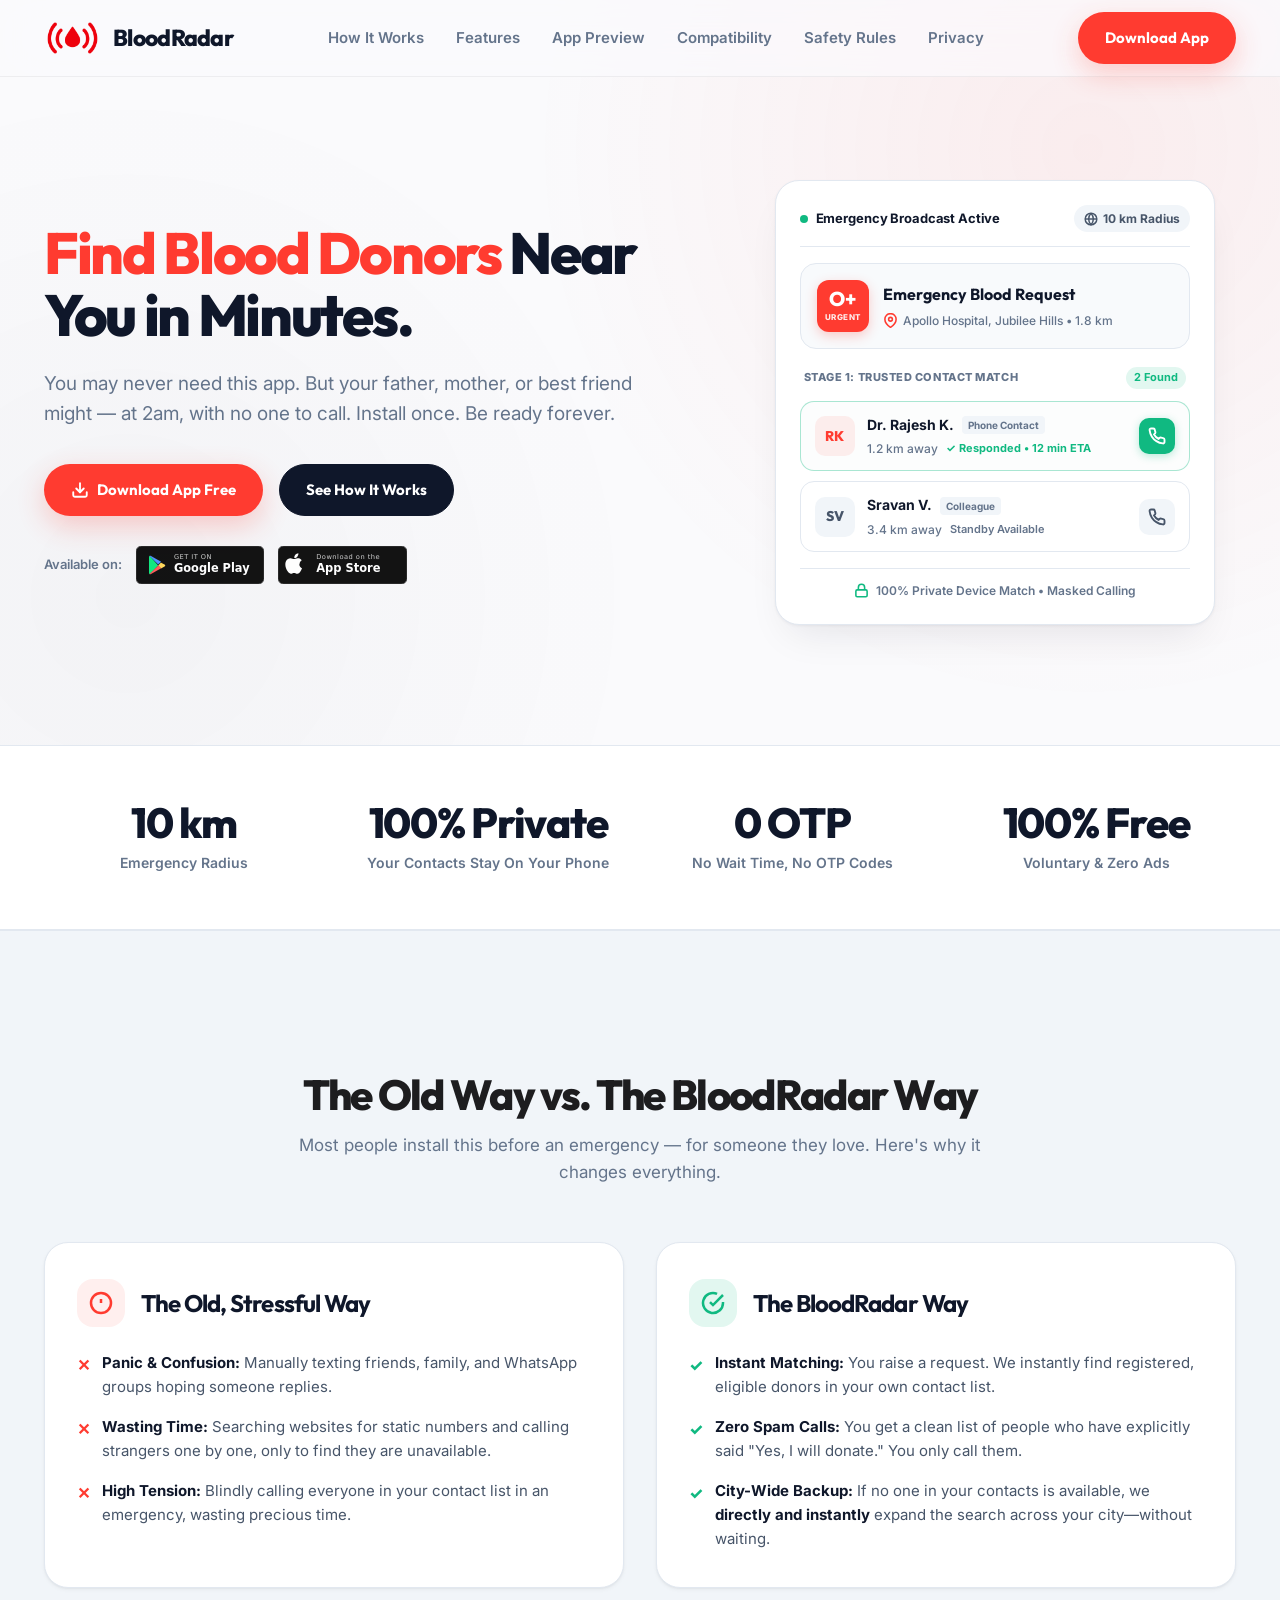
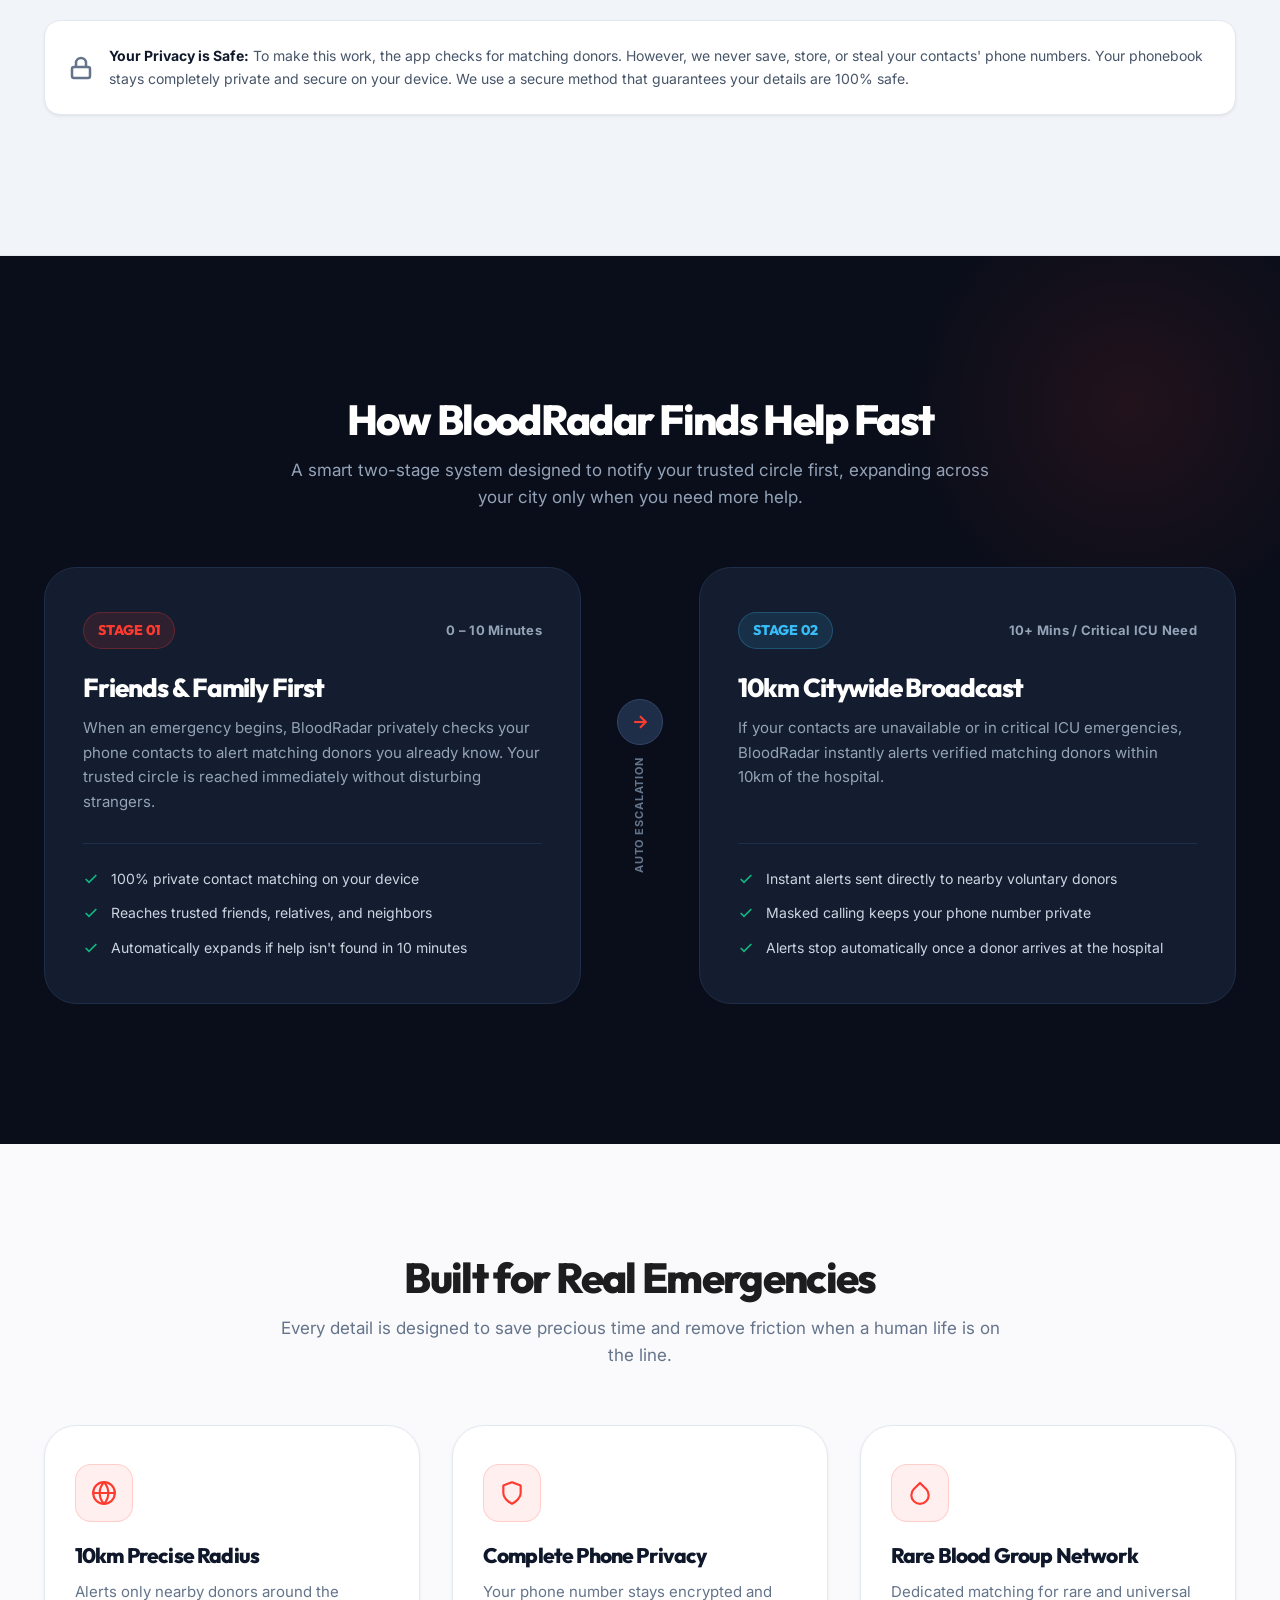
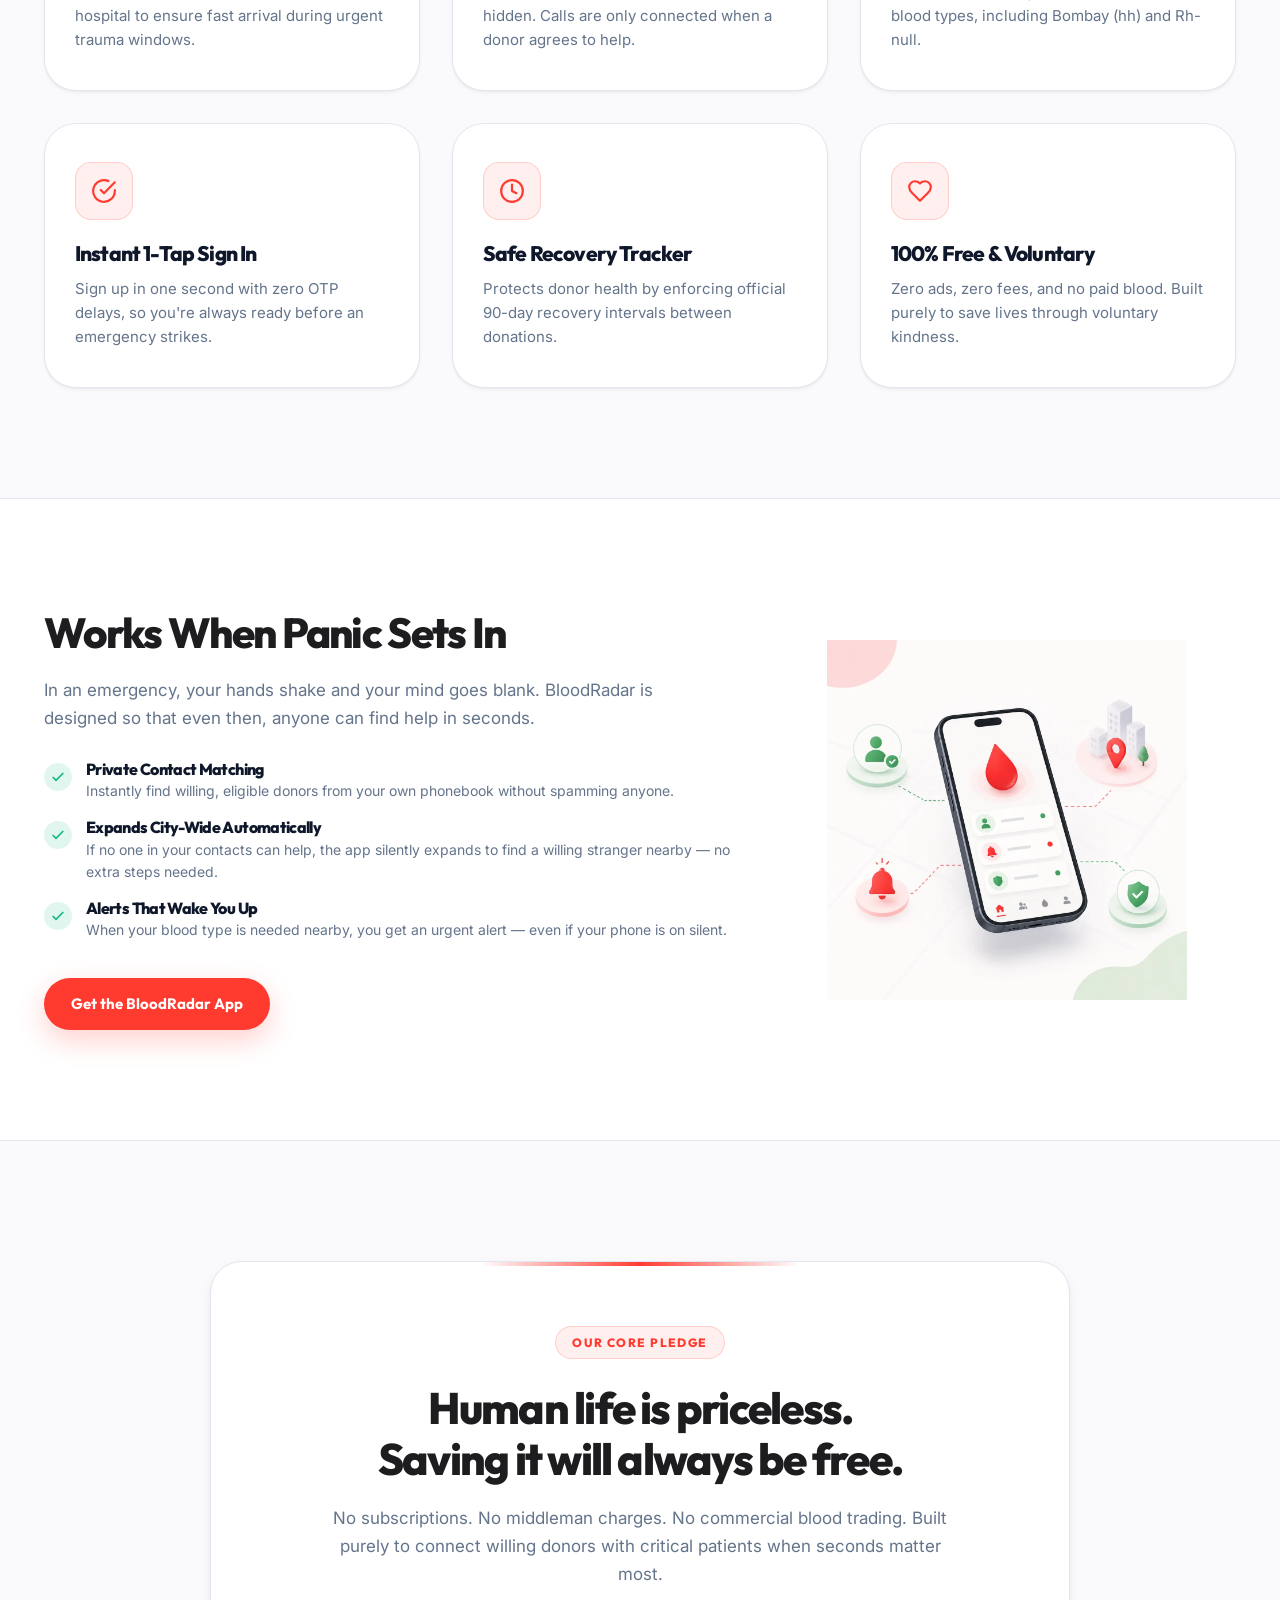
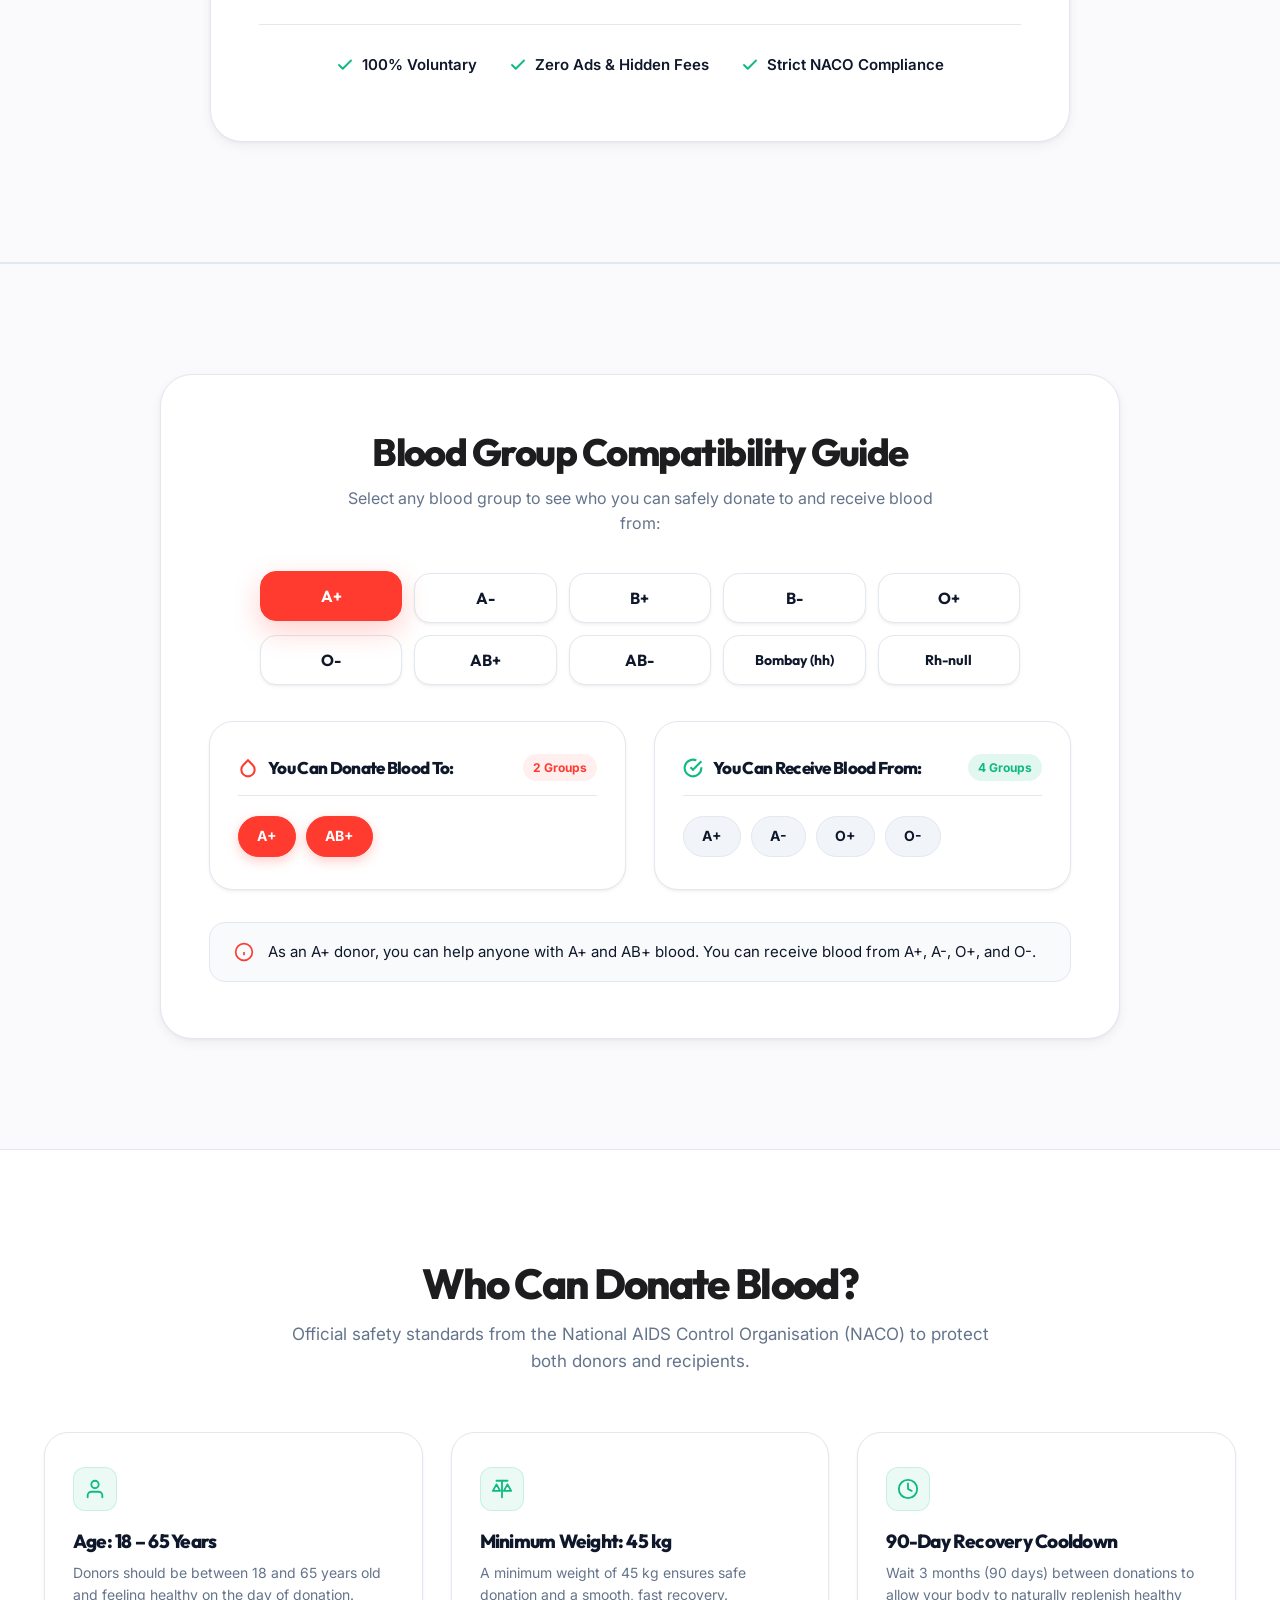
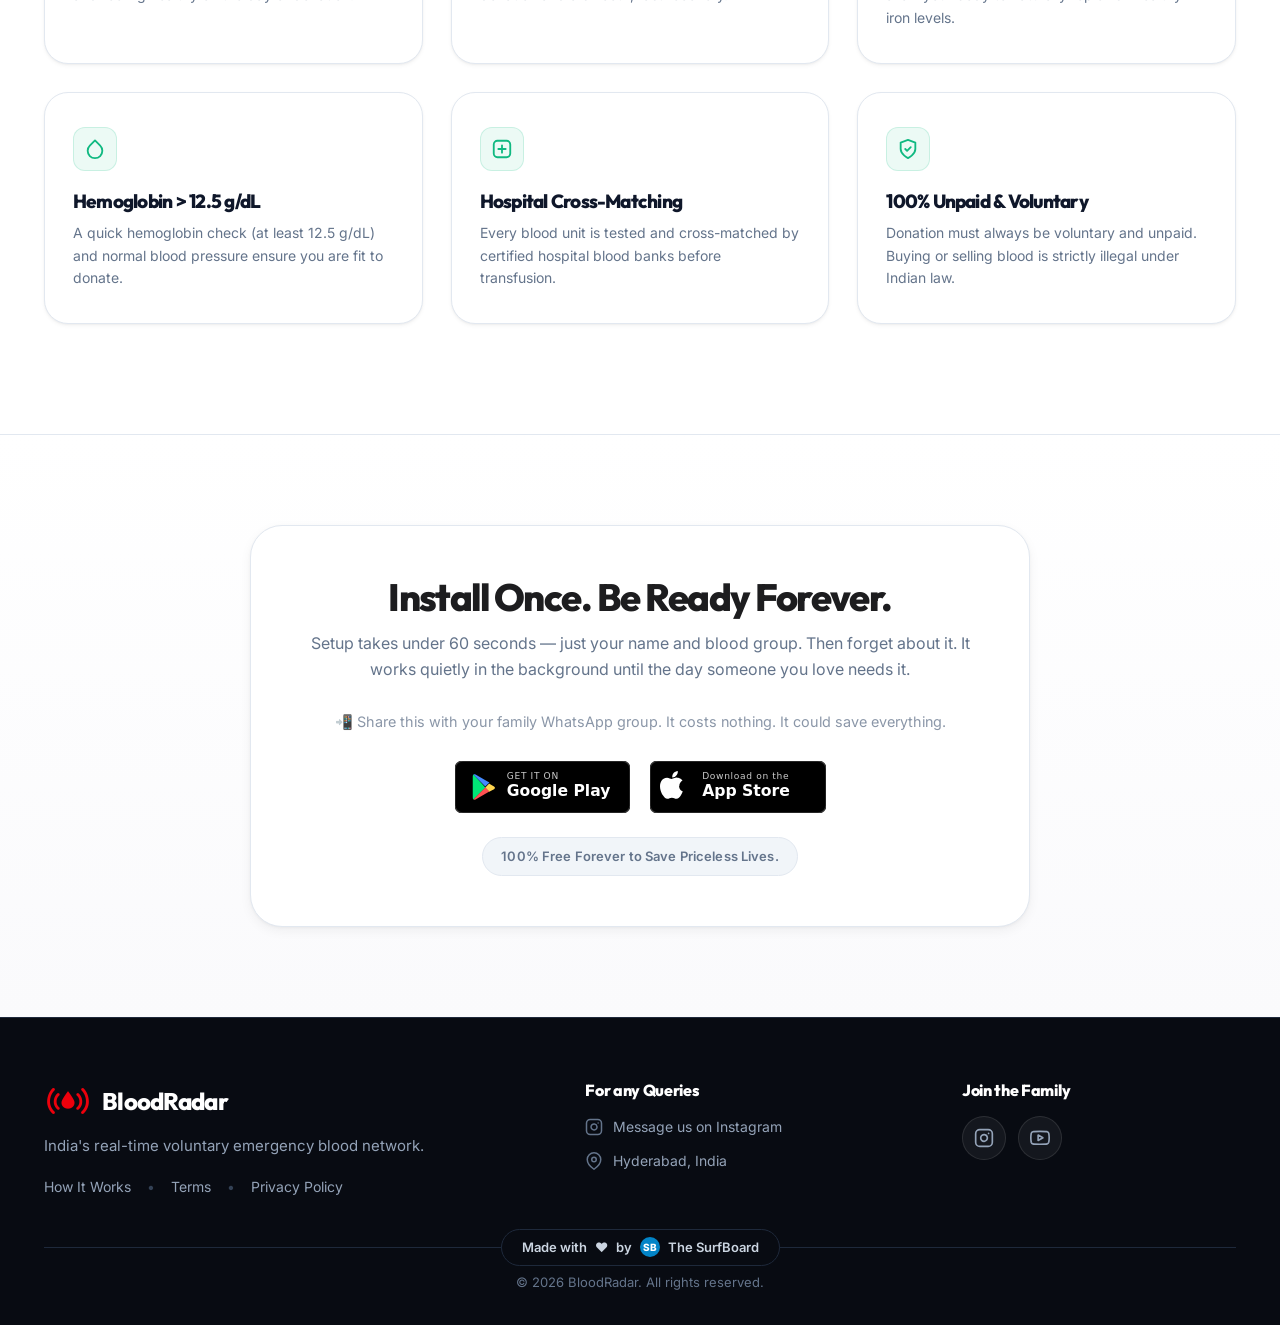
<file: index.html>
<!DOCTYPE html>
<html lang="en">
<head>
  <meta charset="UTF-8">
  <meta name="viewport" content="width=device-width, initial-scale=1.0">
  <title>BloodRadar — India's Real-time Voluntary Emergency Blood Network</title>
  <meta name="description" content="BloodRadar connects critical patients directly with verified voluntary blood donors within a 10km radius in real-time. Zero middleman, 100% voluntary, NACO compliant.">
  
  <!-- Open Graph & Meta Tags -->
  <meta property="og:title" content="BloodRadar — India's Real-time Emergency Blood Network">
  <meta property="og:description" content="Find compatible voluntary blood donors near you in minutes. 100% free, 100% voluntary, NACO compliant.">
  <meta property="og:image" content="assets/images/logo.webp">
  <meta property="og:type" content="website">
  <meta name="theme-color" content="#FF3B30">

  <!-- Google Fonts: Outfit (800) + Inter (400, 500, 600, 700) -->
  <link rel="preconnect" href="https://fonts.googleapis.com">
  <link rel="preconnect" href="https://fonts.gstatic.com" crossorigin>
  <link href="https://fonts.googleapis.com/css2?family=Inter:wght@400;500;600;700&family=Outfit:wght@700;800&display=swap" rel="stylesheet">
  
  <!-- Stylesheet & Icons -->
  <link rel="stylesheet" href="css/styles.css?v=1.8">
  <link rel="icon" type="image/png" sizes="32x32" href="assets/images/favicon-32x32.png">
  <link rel="icon" type="image/webp" href="assets/images/favicon.webp">
  <link rel="apple-touch-icon" sizes="180x180" href="assets/images/apple-touch-icon.png">
</head>
<body>

  <!-- Navigation Bar -->
  <nav class="navbar">
    <div class="container nav-container">
      <a href="#" class="brand-logo">
        <img src="assets/images/red_transparent.webp" alt="BloodRadar Logo" width="38" height="38">
        <span>BloodRadar</span>
      </a>

      <ul class="nav-links">
        <li><a href="#how-it-works" class="nav-link">How It Works</a></li>
        <li><a href="#features" class="nav-link">Features</a></li>
        <li><a href="#app-preview" class="nav-link">App Preview</a></li>
        <li><a href="#compatibility" class="nav-link">Compatibility</a></li>
        <li><a href="#safety" class="nav-link">Safety Rules</a></li>
        <li><a href="privacy.html" class="nav-link">Privacy</a></li>
      </ul>

      <div class="nav-cta-group">
        <a href="#download" class="btn-primary">Download App</a>
        <button id="menu-toggle" class="menu-toggle" aria-label="Toggle Navigation Menu">
          <span></span>
          <span></span>
          <span></span>
        </button>
      </div>
    </div>
  </nav>

  <!-- Mobile Drawer Menu -->
  <div id="mobile-drawer" class="mobile-nav-drawer">
    <ul class="mobile-nav-links">
      <li><a href="#how-it-works" class="mobile-nav-link">How It Works</a></li>
      <li><a href="#features" class="mobile-nav-link">Features</a></li>
      <li><a href="#app-preview" class="mobile-nav-link">App Preview</a></li>
      <li><a href="#compatibility" class="mobile-nav-link">Compatibility Calculator</a></li>
      <li><a href="#safety" class="mobile-nav-link">Donor Safety Rules</a></li>
      <li><a href="privacy.html" class="mobile-nav-link">Privacy Policy</a></li>
      <li><a href="terms.html" class="mobile-nav-link">Terms of Service</a></li>
    </ul>
    <a href="#download" class="btn-primary" style="width: 100%;">Download BloodRadar Free</a>
  </div>

  <!-- Hero Section (Clean, Human, High Clarity) -->
  <section class="hero-section">
    <div class="container hero-grid">
      <div class="hero-content">
        <h1 class="hero-title">
          <span class="text-highlight">Find Blood Donors</span> Near You in Minutes.
        </h1>

        <p class="hero-subtitle">
          You may never need this app. But your father, mother, or best friend might — at 2am, with no one to call. Install once. Be ready forever.
        </p>

        <div class="hero-cta-group">
          <a href="#download" class="btn-primary">
            <svg width="18" height="18" viewBox="0 0 24 24" fill="none" stroke="currentColor" stroke-width="2.5" stroke-linecap="round" stroke-linejoin="round"><path d="M21 15v4a2 2 0 0 1-2 2H5a2 2 0 0 1-2-2v-4"/><polyline points="7 10 12 15 17 10"/><line x1="12" y1="15" x2="12" y2="3"/></svg>
            Download App Free
          </a>
          <a href="#how-it-works" class="btn-secondary">
            See How It Works
          </a>
        </div>

        <div class="hero-store-row">
          <span>Available on:</span>
          <a href="#download" title="Google Play">
            <img src="assets/badges/google-play-badge.svg" alt="Google Play" class="hero-store-badge">
          </a>
          <a href="#download" title="App Store">
            <img src="assets/badges/app-store-badge.svg" alt="App Store" class="hero-store-badge">
          </a>
        </div>
      </div>

      <!-- Solid Apple-Grade Live Emergency SOS Card -->
      <div class="hero-card-wrapper">
        <div class="hero-live-card">
          <!-- Card Top Header -->
          <div class="card-status-bar">
            <div class="status-indicator">
              <span class="pulse-dot"></span>
              <span class="status-text">Emergency Broadcast Active</span>
            </div>
            <div class="status-radius-badge">
              <svg width="14" height="14" viewBox="0 0 24 24" fill="none" stroke="currentColor" stroke-width="2.5"><circle cx="12" cy="12" r="10"/><path d="M12 2a14.5 14.5 0 0 0 0 20 14.5 14.5 0 0 0 0-20"/><path d="M2 12h20"/></svg>
              <span>10 km Radius</span>
            </div>
          </div>

          <!-- Request Details Box -->
          <div class="request-summary-box">
            <div class="req-blood-badge">
              <span class="blood-type">O+</span>
              <span class="blood-label">URGENT</span>
            </div>
            <div class="req-info">
              <div class="req-title">Emergency Blood Request</div>
              <div class="req-hospital">
                <svg width="15" height="15" viewBox="0 0 24 24" fill="none" stroke="currentColor" stroke-width="2.5"><path d="M21 10c0 7-9 13-9 13s-9-6-9-13a9 9 0 0 1 18 0z"/><circle cx="12" cy="10" r="3"/></svg>
                <span>Apollo Hospital, Jubilee Hills • 1.8 km</span>
              </div>
            </div>
          </div>

          <!-- Matched Donors Section -->
          <div class="matched-donors-section">
            <div class="matched-header">
              <span class="matched-title">STAGE 1: TRUSTED CONTACT MATCH</span>
              <span class="matched-counter">2 Found</span>
            </div>

            <!-- Donor 1: Responded -->
            <div class="donor-item confirmed">
              <div class="donor-avatar">RK</div>
              <div class="donor-details">
                <div class="donor-name-row">
                  <span class="donor-name">Dr. Rajesh K.</span>
                  <span class="donor-relation-tag">Phone Contact</span>
                </div>
                <div class="donor-status-row">
                  <span class="donor-distance">1.2 km away</span>
                  <span class="donor-eta-badge">✓ Responded • 12 min ETA</span>
                </div>
              </div>
              <div class="donor-action-btn" title="Call Donor (Masked Number)">
                <svg width="18" height="18" viewBox="0 0 24 24" fill="none" stroke="currentColor" stroke-width="2.5"><path d="M22 16.92v3a2 2 0 0 1-2.18 2 19.79 19.79 0 0 1-8.63-3.07 19.5 19.5 0 0 1-6-6 19.79 19.79 0 0 1-3.07-8.67A2 2 0 0 1 4.11 2h3a2 2 0 0 1 2 1.72 12.84 12.84 0 0 0 .7 2.81 2 2 0 0 1-.45 2.11L8.09 9.91a16 16 0 0 0 6 6l1.27-1.27a2 2 0 0 1 2.11-.45 12.84 12.84 0 0 0 2.81.7A2 2 0 0 1 22 16.92z"/></svg>
              </div>
            </div>

            <!-- Donor 2: Available -->
            <div class="donor-item">
              <div class="donor-avatar secondary">SV</div>
              <div class="donor-details">
                <div class="donor-name-row">
                  <span class="donor-name">Sravan V.</span>
                  <span class="donor-relation-tag">Colleague</span>
                </div>
                <div class="donor-status-row">
                  <span class="donor-distance">3.4 km away</span>
                  <span class="donor-standby-badge">Standby Available</span>
                </div>
              </div>
              <div class="donor-action-btn secondary" title="Call Donor (Masked Number)">
                <svg width="18" height="18" viewBox="0 0 24 24" fill="none" stroke="currentColor" stroke-width="2.5"><path d="M22 16.92v3a2 2 0 0 1-2.18 2 19.79 19.79 0 0 1-8.63-3.07 19.5 19.5 0 0 1-6-6 19.79 19.79 0 0 1-3.07-8.67A2 2 0 0 1 4.11 2h3a2 2 0 0 1 2 1.72 12.84 12.84 0 0 0 .7 2.81 2 2 0 0 1-.45 2.11L8.09 9.91a16 16 0 0 0 6 6l1.27-1.27a2 2 0 0 1 2.11-.45 12.84 12.84 0 0 0 2.81.7A2 2 0 0 1 22 16.92z"/></svg>
              </div>
            </div>
          </div>

          <!-- Solid Apple Security Bar -->
          <div class="card-security-bar">
            <svg width="15" height="15" viewBox="0 0 24 24" fill="none" stroke="currentColor" stroke-width="2.5"><rect x="3" y="11" width="18" height="11" rx="2" ry="2"/><path d="M7 11V7a5 5 0 0 1 10 0v4"/></svg>
            <span>100% Private Device Match • Masked Calling</span>
          </div>
        </div>
      </div>
    </div>
  </section>

  <!-- Trust & Metrics Banner -->
  <section class="metrics-section">
    <div class="container">
      <div class="metrics-grid">
        <div class="metric-item">
          <div class="metric-number">10 km</div>
          <div class="metric-label">Emergency Radius</div>
        </div>
        <div class="metric-item">
          <div class="metric-number">100% Private</div>
          <div class="metric-label">Your Contacts Stay On Your Phone</div>
        </div>
        <div class="metric-item">
          <div class="metric-number">0 OTP</div>
          <div class="metric-label">No Wait Time, No OTP Codes</div>
        </div>
        <div class="metric-item">
          <div class="metric-number">100% Free</div>
          <div class="metric-label">Voluntary &amp; Zero Ads</div>
        </div>
      </div>
    </div>
  </section>
  <!-- The Old Way vs BloodRadar -->
  <section class="comparison-section">
    <div class="container">
      <div class="section-header">
        <h2 class="section-title">The Old Way vs. The BloodRadar Way</h2>
        <p class="section-subtitle">Most people install this before an emergency — for someone they love. Here's why it changes everything.</p>
      </div>

      <div class="comparison-grid">
        <!-- Old Way Card -->
        <div class="comparison-card old-way">
          <div class="card-header">
            <div class="icon-wrapper alert-icon">
              <svg width="24" height="24" viewBox="0 0 24 24" fill="none" stroke="currentColor" stroke-width="2.5"><circle cx="12" cy="12" r="10"/><line x1="12" y1="8" x2="12" y2="12"/><line x1="12" y1="16" x2="12.01" y2="16"/></svg>
            </div>
            <h3>The Old, Stressful Way</h3>
          </div>
          <ul class="comparison-list">
            <li>
              <span class="x-mark">✕</span>
              <p><strong>Panic &amp; Confusion:</strong> Manually texting friends, family, and WhatsApp groups hoping someone replies.</p>
            </li>
            <li>
              <span class="x-mark">✕</span>
              <p><strong>Wasting Time:</strong> Searching websites for static numbers and calling strangers one by one, only to find they are unavailable.</p>
            </li>
            <li>
              <span class="x-mark">✕</span>
              <p><strong>High Tension:</strong> Blindly calling everyone in your contact list in an emergency, wasting precious time.</p>
            </li>
          </ul>
        </div>

        <!-- BloodRadar Way Card -->
        <div class="comparison-card new-way">
          <div class="card-header">
            <div class="icon-wrapper check-icon">
              <svg width="24" height="24" viewBox="0 0 24 24" fill="none" stroke="currentColor" stroke-width="2.5"><path d="M22 11.08V12a10 10 0 1 1-5.93-9.14"/><polyline points="22 4 12 14.01 9 11.01"/></svg>
            </div>
            <h3>The BloodRadar Way</h3>
          </div>
          <ul class="comparison-list">
            <li>
              <span class="check-mark">✓</span>
              <p><strong>Instant Matching:</strong> You raise a request. We instantly find registered, eligible donors in your own contact list.</p>
            </li>
            <li>
              <span class="check-mark">✓</span>
              <p><strong>Zero Spam Calls:</strong> You get a clean list of people who have explicitly said "Yes, I will donate." You only call them.</p>
            </li>
            <li>
              <span class="check-mark">✓</span>
              <p><strong>City-Wide Backup:</strong> If no one in your contacts is available, we <strong>directly and instantly</strong> expand the search across your city—without waiting.</p>
            </li>
          </ul>
        </div>
      </div>

      <!-- Privacy Note -->
      <div class="privacy-note-card">
        <div class="privacy-icon">
          <svg width="24" height="24" viewBox="0 0 24 24" fill="none" stroke="currentColor" stroke-width="2.5"><rect x="3" y="11" width="18" height="11" rx="2" ry="2"/><path d="M7 11V7a5 5 0 0 1 10 0v4"/></svg>
        </div>
        <div class="privacy-text">
          <strong>Your Privacy is Safe:</strong> To make this work, the app checks for matching donors. However, we never save, store, or steal your contacts' phone numbers. Your phonebook stays completely private and secure on your device. We use a secure method that guarantees your details are 100% safe.
        </div>
      </div>
    </div>
  </section>

  <!-- 2-Tier Emergency Pipeline -->
  <section id="how-it-works" class="pipeline-section">
    <div class="container">
      <div class="section-header">
        <h2 class="section-title light">How BloodRadar Finds Help Fast</h2>
        <p class="section-subtitle light">A smart two-stage system designed to notify your trusted circle first, expanding across your city only when you need more help.</p>
      </div>

      <div class="pipeline-track-container">
        <!-- Stage 1 -->
        <div class="pipeline-step-card">
          <div class="pipeline-step-header">
            <span class="step-number-badge">STAGE 01</span>
            <span class="pipeline-time-tag">0 – 10 Minutes</span>
          </div>
          <h3>Friends &amp; Family First</h3>
          <p>When an emergency begins, BloodRadar privately checks your phone contacts to alert matching donors you already know. Your trusted circle is reached immediately without disturbing strangers.</p>
          <ul class="pipeline-features-list">
            <li>
              <svg width="16" height="16" viewBox="0 0 24 24" fill="none" stroke="currentColor" stroke-width="2.5"><polyline points="20 6 9 17 4 12"/></svg>
              100% private contact matching on your device
            </li>
            <li>
              <svg width="16" height="16" viewBox="0 0 24 24" fill="none" stroke="currentColor" stroke-width="2.5"><polyline points="20 6 9 17 4 12"/></svg>
              Reaches trusted friends, relatives, and neighbors
            </li>
            <li>
              <svg width="16" height="16" viewBox="0 0 24 24" fill="none" stroke="currentColor" stroke-width="2.5"><polyline points="20 6 9 17 4 12"/></svg>
              Automatically expands if help isn't found in 10 minutes
            </li>
          </ul>
        </div>

        <!-- Connected Bridge Indicator -->
        <div class="pipeline-bridge">
          <div class="pipeline-bridge-circle">
            <svg width="20" height="20" viewBox="0 0 24 24" fill="none" stroke="currentColor" stroke-width="2.5"><line x1="5" y1="12" x2="19" y2="12"/><polyline points="12 5 19 12 12 19"/></svg>
          </div>
          <span class="pipeline-bridge-text">Auto Escalation</span>
        </div>

        <!-- Stage 2 -->
        <div class="pipeline-step-card">
          <div class="pipeline-step-header">
            <span class="step-number-badge blue">STAGE 02</span>
            <span class="pipeline-time-tag">10+ Mins / Critical ICU Need</span>
          </div>
          <h3>10km Citywide Broadcast</h3>
          <p>If your contacts are unavailable or in critical ICU emergencies, BloodRadar instantly alerts verified matching donors within 10km of the hospital.</p>
          <ul class="pipeline-features-list">
            <li>
              <svg width="16" height="16" viewBox="0 0 24 24" fill="none" stroke="currentColor" stroke-width="2.5"><polyline points="20 6 9 17 4 12"/></svg>
              Instant alerts sent directly to nearby voluntary donors
            </li>
            <li>
              <svg width="16" height="16" viewBox="0 0 24 24" fill="none" stroke="currentColor" stroke-width="2.5"><polyline points="20 6 9 17 4 12"/></svg>
              Masked calling keeps your phone number private
            </li>
            <li>
              <svg width="16" height="16" viewBox="0 0 24 24" fill="none" stroke="currentColor" stroke-width="2.5"><polyline points="20 6 9 17 4 12"/></svg>
              Alerts stop automatically once a donor arrives at the hospital
            </li>
          </ul>
        </div>
      </div>
    </div>
  </section>

  <!-- Features Section -->
  <section id="features" class="features-section">
    <div class="container">
      <div class="section-header">
        <h2 class="section-title">Built for Real Emergencies</h2>
        <p class="section-subtitle">Every detail is designed to save precious time and remove friction when a human life is on the line.</p>
      </div>

      <div class="features-grid">
        <div class="feature-card">
          <div class="feature-icon-wrapper">
            <svg width="26" height="26" viewBox="0 0 24 24" fill="none" stroke="currentColor" stroke-width="2" stroke-linecap="round" stroke-linejoin="round"><circle cx="12" cy="12" r="10"/><path d="M12 2a14.5 14.5 0 0 0 0 20 14.5 14.5 0 0 0 0-20"/><path d="M2 12h20"/></svg>
          </div>
          <h3>10km Precise Radius</h3>
          <p>Alerts only nearby donors around the hospital to ensure fast arrival during urgent trauma windows.</p>
        </div>

        <div class="feature-card">
          <div class="feature-icon-wrapper">
            <svg width="26" height="26" viewBox="0 0 24 24" fill="none" stroke="currentColor" stroke-width="2" stroke-linecap="round" stroke-linejoin="round"><path d="M12 22s8-4 8-10V5l-8-3-8 3v7c0 6 8 10 8 10z"/></svg>
          </div>
          <h3>Complete Phone Privacy</h3>
          <p>Your phone number stays encrypted and hidden. Calls are only connected when a donor agrees to help.</p>
        </div>

        <div class="feature-card">
          <div class="feature-icon-wrapper">
            <svg width="26" height="26" viewBox="0 0 24 24" fill="none" stroke="currentColor" stroke-width="2" stroke-linecap="round" stroke-linejoin="round"><path d="M12 2.69l5.66 5.66a8 8 0 1 1-11.31 0z"/></svg>
          </div>
          <h3>Rare Blood Group Network</h3>
          <p>Dedicated matching for rare and universal blood types, including Bombay (hh) and Rh-null.</p>
        </div>

        <div class="feature-card">
          <div class="feature-icon-wrapper">
            <svg width="26" height="26" viewBox="0 0 24 24" fill="none" stroke="currentColor" stroke-width="2" stroke-linecap="round" stroke-linejoin="round"><path d="M22 11.08V12a10 10 0 1 1-5.93-9.14"/><polyline points="22 4 12 14.01 9 11.01"/></svg>
          </div>
          <h3>Instant 1-Tap Sign In</h3>
          <p>Sign up in one second with zero OTP delays, so you're always ready before an emergency strikes.</p>
        </div>

        <div class="feature-card">
          <div class="feature-icon-wrapper">
            <svg width="26" height="26" viewBox="0 0 24 24" fill="none" stroke="currentColor" stroke-width="2" stroke-linecap="round" stroke-linejoin="round"><circle cx="12" cy="12" r="10"/><polyline points="12 6 12 12 16 14"/></svg>
          </div>
          <h3>Safe Recovery Tracker</h3>
          <p>Protects donor health by enforcing official 90-day recovery intervals between donations.</p>
        </div>

        <div class="feature-card">
          <div class="feature-icon-wrapper">
            <svg width="26" height="26" viewBox="0 0 24 24" fill="none" stroke="currentColor" stroke-width="2" stroke-linecap="round" stroke-linejoin="round"><path d="M19 14c1.49-1.46 3-3.21 3-5.5A5.5 5.5 0 0 0 16.5 3c-1.76 0-3 .5-4.5 2-1.5-1.5-2.74-2-4.5-2A5.5 5.5 0 0 0 2 8.5c0 2.3 1.5 4.05 3 5.5l7 7Z"/></svg>
          </div>
          <h3>100% Free &amp; Voluntary</h3>
          <p>Zero ads, zero fees, and no paid blood. Built purely to save lives through voluntary kindness.</p>
        </div>
      </div>
    </div>
  </section>

  <!-- App Showcase Section -->
  <section id="app-preview" class="showcase-section">
    <div class="container">
      <div class="showcase-grid">
        <div class="showcase-content">
          <h2>Works When Panic Sets In</h2>
          <p class="lead-text">In an emergency, your hands shake and your mind goes blank. BloodRadar is designed so that even then, anyone can find help in seconds.</p>

          <div class="showcase-points">
            <div class="showcase-point-item">
              <div class="showcase-point-icon">
                <svg width="16" height="16" viewBox="0 0 24 24" fill="none" stroke="currentColor" stroke-width="2.5"><polyline points="20 6 9 17 4 12"/></svg>
              </div>
              <div>
                <h4>Private Contact Matching</h4>
                <p>Instantly find willing, eligible donors from your own phonebook without spamming anyone.</p>
              </div>
            </div>

            <div class="showcase-point-item">
              <div class="showcase-point-icon">
                <svg width="16" height="16" viewBox="0 0 24 24" fill="none" stroke="currentColor" stroke-width="2.5"><polyline points="20 6 9 17 4 12"/></svg>
              </div>
              <div>
                <h4>Expands City-Wide Automatically</h4>
                <p>If no one in your contacts can help, the app silently expands to find a willing stranger nearby — no extra steps needed.</p>
              </div>
            </div>

            <div class="showcase-point-item">
              <div class="showcase-point-icon">
                <svg width="16" height="16" viewBox="0 0 24 24" fill="none" stroke="currentColor" stroke-width="2.5"><polyline points="20 6 9 17 4 12"/></svg>
              </div>
              <div>
                <h4>Alerts That Wake You Up</h4>
                <p>When your blood type is needed nearby, you get an urgent alert — even if your phone is on silent.</p>
              </div>
            </div>
          </div>

          <a href="#download" class="btn-primary">Get the BloodRadar App</a>
        </div>

        <div class="showcase-visual">
          <img src="assets/images/features.webp" alt="BloodRadar Mobile App Features" loading="lazy">
        </div>
      </div>
    </div>
  </section>

  <!-- Mission Statement & Core Pledge -->
  <section class="mission-section">
    <div class="container">
      <div class="mission-card">
        <span class="mission-badge">OUR CORE PLEDGE</span>
        <h2 class="mission-title">Human life is priceless.<br><span class="text-highlight">Saving it will always be free.</span></h2>
        <p class="mission-desc">No subscriptions. No middleman charges. No commercial blood trading. Built purely to connect willing donors with critical patients when seconds matter most.</p>
        <div class="mission-points">
          <div class="mission-point">
            <svg width="18" height="18" viewBox="0 0 24 24" fill="none" stroke="currentColor" stroke-width="2.5" stroke-linecap="round" stroke-linejoin="round"><polyline points="20 6 9 17 4 12"/></svg>
            <span>100% Voluntary</span>
          </div>
          <div class="mission-point">
            <svg width="18" height="18" viewBox="0 0 24 24" fill="none" stroke="currentColor" stroke-width="2.5" stroke-linecap="round" stroke-linejoin="round"><polyline points="20 6 9 17 4 12"/></svg>
            <span>Zero Ads &amp; Hidden Fees</span>
          </div>
          <div class="mission-point">
            <svg width="18" height="18" viewBox="0 0 24 24" fill="none" stroke="currentColor" stroke-width="2.5" stroke-linecap="round" stroke-linejoin="round"><polyline points="20 6 9 17 4 12"/></svg>
            <span>Strict NACO Compliance</span>
          </div>
        </div>
      </div>
    </div>
  </section>

  <!-- Blood Compatibility Calculator -->
  <section id="compatibility" class="calculator-section">
    <div class="container">
      <div class="calc-card">
        <div class="calc-header">
          <h2>Blood Group Compatibility Guide</h2>
          <p>Select any blood group to see who you can safely donate to and receive blood from:</p>
        </div>

        <div class="blood-selector-wrapper">
          <div class="blood-selector-grid">
            <button class="chip-btn active" data-bg="A+">A+</button>
            <button class="chip-btn" data-bg="A-">A-</button>
            <button class="chip-btn" data-bg="B+">B+</button>
            <button class="chip-btn" data-bg="B-">B-</button>
            <button class="chip-btn" data-bg="O+">O+</button>
            <button class="chip-btn" data-bg="O-">O-</button>
            <button class="chip-btn" data-bg="AB+">AB+</button>
            <button class="chip-btn" data-bg="AB-">AB-</button>
            <button class="chip-btn rare-type" data-bg="Bombay (hh)">Bombay (hh)</button>
            <button class="chip-btn rare-type" data-bg="Rh-null">Rh-null</button>
          </div>
        </div>

        <div class="compatibility-matrix">
          <!-- Donate To -->
          <div class="matrix-box donate-box">
            <div class="matrix-box-header">
              <div class="matrix-header-title">
                <svg width="20" height="20" viewBox="0 0 24 24" fill="none" stroke="#FF3B30" stroke-width="2.5"><path d="M12 2.69l5.66 5.66a8 8 0 1 1-11.31 0z"/></svg>
                <h4>You Can Donate Blood To:</h4>
              </div>
              <span id="donate-count-badge" class="matrix-count-badge red">2 Groups</span>
            </div>
            <div id="matrix-donate-list" class="matrix-chips-list">
              <!-- Dynamically Populated -->
            </div>
          </div>

          <!-- Receive From -->
          <div class="matrix-box receive-box">
            <div class="matrix-box-header">
              <div class="matrix-header-title">
                <svg width="20" height="20" viewBox="0 0 24 24" fill="none" stroke="#10B981" stroke-width="2.5"><path d="M22 11.08V12a10 10 0 1 1-5.93-9.14"/><polyline points="22 4 12 14.01 9 11.01"/></svg>
                <h4>You Can Receive Blood From:</h4>
              </div>
              <span id="receive-count-badge" class="matrix-count-badge emerald">4 Groups</span>
            </div>
            <div id="matrix-receive-list" class="matrix-chips-list">
              <!-- Dynamically Populated -->
            </div>
          </div>
        </div>

        <div class="calc-note-box">
          <svg width="20" height="20" viewBox="0 0 24 24" fill="none" stroke="currentColor" stroke-width="2"><circle cx="12" cy="12" r="10"/><line x1="12" y1="16" x2="12" y2="12"/><line x1="12" y1="8" x2="12.01" y2="8"/></svg>
          <span id="calc-note-text">As an A+ donor, you can help anyone with A+ and AB+ blood. You can receive blood from A+, A-, O+, and O-.</span>
        </div>
      </div>
    </div>
  </section>

  <!-- NACO Guidelines & Safety Section -->
  <section id="safety" class="safety-section">
    <div class="container">
      <div class="section-header">
        <h2 class="section-title">Who Can Donate Blood?</h2>
        <p class="section-subtitle">Official safety standards from the National AIDS Control Organisation (NACO) to protect both donors and recipients.</p>
      </div>

      <div class="safety-grid">
        <div class="safety-card">
          <div class="safety-card-icon">
            <svg width="22" height="22" viewBox="0 0 24 24" fill="none" stroke="currentColor" stroke-width="2" stroke-linecap="round" stroke-linejoin="round"><path d="M20 21v-2a4 4 0 0 0-4-4H8a4 4 0 0 0-4 4v2"/><circle cx="12" cy="7" r="4"/></svg>
          </div>
          <h4>Age: 18 – 65 Years</h4>
          <p>Donors should be between 18 and 65 years old and feeling healthy on the day of donation.</p>
        </div>

        <div class="safety-card">
          <div class="safety-card-icon">
            <svg width="22" height="22" viewBox="0 0 24 24" fill="none" stroke="currentColor" stroke-width="2" stroke-linecap="round" stroke-linejoin="round"><path d="M12 3v18"/><path d="M6 7l-4 7h8l-4-7z"/><path d="M18 7l-4 7h8l-4-7z"/><path d="M6 3h12"/></svg>
          </div>
          <h4>Minimum Weight: 45 kg</h4>
          <p>A minimum weight of 45 kg ensures safe donation and a smooth, fast recovery.</p>
        </div>

        <div class="safety-card">
          <div class="safety-card-icon">
            <svg width="22" height="22" viewBox="0 0 24 24" fill="none" stroke="currentColor" stroke-width="2" stroke-linecap="round" stroke-linejoin="round"><circle cx="12" cy="12" r="10"/><polyline points="12 6 12 12 16 14"/></svg>
          </div>
          <h4>90-Day Recovery Cooldown</h4>
          <p>Wait 3 months (90 days) between donations to allow your body to naturally replenish healthy iron levels.</p>
        </div>

        <div class="safety-card">
          <div class="safety-card-icon">
            <svg width="22" height="22" viewBox="0 0 24 24" fill="none" stroke="currentColor" stroke-width="2" stroke-linecap="round" stroke-linejoin="round"><path d="M12 2.69l5.66 5.66a8 8 0 1 1-11.31 0z"/></svg>
          </div>
          <h4>Hemoglobin &gt; 12.5 g/dL</h4>
          <p>A quick hemoglobin check (at least 12.5 g/dL) and normal blood pressure ensure you are fit to donate.</p>
        </div>

        <div class="safety-card">
          <div class="safety-card-icon">
            <svg width="22" height="22" viewBox="0 0 24 24" fill="none" stroke="currentColor" stroke-width="2" stroke-linecap="round" stroke-linejoin="round"><rect x="3" y="3" width="18" height="18" rx="4"/><path d="M12 8v8"/><path d="M8 12h8"/></svg>
          </div>
          <h4>Hospital Cross-Matching</h4>
          <p>Every blood unit is tested and cross-matched by certified hospital blood banks before transfusion.</p>
        </div>

        <div class="safety-card">
          <div class="safety-card-icon">
            <svg width="22" height="22" viewBox="0 0 24 24" fill="none" stroke="currentColor" stroke-width="2" stroke-linecap="round" stroke-linejoin="round"><path d="M12 22s8-4 8-10V5l-8-3-8 3v7c0 6 8 10 8 10z"/><path d="M9 12l2 2 4-4"/></svg>
          </div>
          <h4>100% Unpaid &amp; Voluntary</h4>
          <p>Donation must always be voluntary and unpaid. Buying or selling blood is strictly illegal under Indian law.</p>
        </div>
      </div>
    </div>
  </section>

  <!-- Download Badges Section -->
  <section id="download" class="store-badges-section">
    <div class="container">
      <div class="store-card-container">
        <h2>Install Once. Be Ready Forever.</h2>
        <p>Setup takes under 60 seconds — just your name and blood group. Then forget about it. It works quietly in the background until the day someone you love needs it.</p>
        <p style="margin-top: 8px; font-size: 0.9rem; opacity: 0.75;">📲 Share this with your family WhatsApp group. It costs nothing. It could save everything.</p>

        <div class="badges-group">
          <a href="#" title="Get it on Google Play">
            <img src="assets/badges/google-play-badge.svg" alt="Get it on Google Play" class="badge-img">
          </a>
          <a href="#" title="Download on the App Store">
            <img src="assets/badges/app-store-badge.svg" alt="Download on the App Store" class="badge-img">
          </a>
        </div>
        <div class="store-compat-pill">100% Free Forever to Save Priceless Lives.</div>
      </div>
    </div>
  </section>

  <!-- EvenTime-Inspired Compact Luxury Footer -->
  <footer class="footer-compact">
    <div class="container">
      <div class="footer-top-row">
        <!-- Brand & Tagline -->
        <div class="footer-brand-block">
          <a href="#" class="footer-brand-title">
            <img src="assets/images/red_transparent.webp" alt="BloodRadar Logo" width="32" height="32">
            <span>BloodRadar</span>
          </a>
          <p class="footer-tagline">India's real-time voluntary emergency blood network.</p>
          <ul class="footer-nav-inline">
            <li><a href="#how-it-works">How It Works</a></li>
            <li><a href="terms.html">Terms</a></li>
            <li><a href="privacy.html">Privacy Policy</a></li>
          </ul>
        </div>

        <!-- For any Queries -->
        <div class="footer-queries-block">
          <h4>For any Queries</h4>
          <ul class="footer-contact-list">
            <li class="footer-contact-item">
              <svg width="18" height="18" viewBox="0 0 24 24" fill="none" stroke="currentColor" stroke-width="2" stroke-linecap="round" stroke-linejoin="round"><rect x="2" y="2" width="20" height="20" rx="5" ry="5"/><path d="M16 11.37A4 4 0 1 1 12.63 8 4 4 0 0 1 16 11.37z"/><line x1="17.5" y1="6.5" x2="17.51" y2="6.5"/></svg>
              <a href="https://www.instagram.com/the_surfboard" target="_blank" rel="noopener noreferrer">Message us on Instagram</a>
            </li>
            <li class="footer-contact-item">
              <svg width="18" height="18" viewBox="0 0 24 24" fill="none" stroke="currentColor" stroke-width="2" stroke-linecap="round" stroke-linejoin="round"><path d="M21 10c0 7-9 13-9 13s-9-6-9-13a9 9 0 0 1 18 0z"/><circle cx="12" cy="10" r="3"/></svg>
              <span>Hyderabad, India</span>
            </li>
          </ul>
        </div>

        <!-- Join the Family -->
        <div class="footer-social-block">
          <h4>Join the Family</h4>
          <div class="footer-social-icons">
            <a href="https://www.instagram.com/the_surfboard" class="social-circle-btn" aria-label="Instagram" target="_blank" rel="noopener noreferrer">
              <svg width="20" height="20" viewBox="0 0 24 24" fill="none" stroke="currentColor" stroke-width="2" stroke-linecap="round" stroke-linejoin="round"><rect x="2" y="2" width="20" height="20" rx="5" ry="5"/><path d="M16 11.37A4 4 0 1 1 12.63 8 4 4 0 0 1 16 11.37z"/><line x1="17.5" y1="6.5" x2="17.51" y2="6.5"/></svg>
            </a>
            <a href="https://www.youtube.com/@the_surfboard?sub_confirmation=1" class="social-circle-btn" aria-label="YouTube" target="_blank" rel="noopener noreferrer">
              <svg width="20" height="20" viewBox="0 0 24 24" fill="none" stroke="currentColor" stroke-width="2" stroke-linecap="round" stroke-linejoin="round"><path d="M22.54 6.42a2.78 2.78 0 0 0-1.94-2C18.88 4 12 4 12 4s-6.88 0-8.6.46a2.78 2.78 0 0 0-1.94 2A29 29 0 0 0 1 11.75a29 29 0 0 0 .46 5.33A2.78 2.78 0 0 0 3.4 19c1.72.46 8.6.46 8.6.46s6.88 0 8.6-.46a2.78 2.78 0 0 0 1.94-2 29 29 0 0 0 .46-5.25 29 29 0 0 0-.46-5.33z"/><polygon points="9.75 15.02 15.5 11.75 9.75 8.48 9.75 15.02"/></svg>
            </a>
          </div>
        </div>
      </div>

      <!-- Center Badge & Copyright -->
      <div class="footer-divider-line">
        <div class="made-with-badge">
          Made with <span class="pulsing-heart">❤️</span> by <span class="sb-pill-icon">SB</span> The SurfBoard
        </div>
      </div>

      <p class="footer-copyright-text">&copy; 2026 BloodRadar. All rights reserved.</p>
    </div>
  </footer>

  <!-- Interactive Logic Engine -->
  <script src="js/app.js"></script>
</body>
</html>
</file>
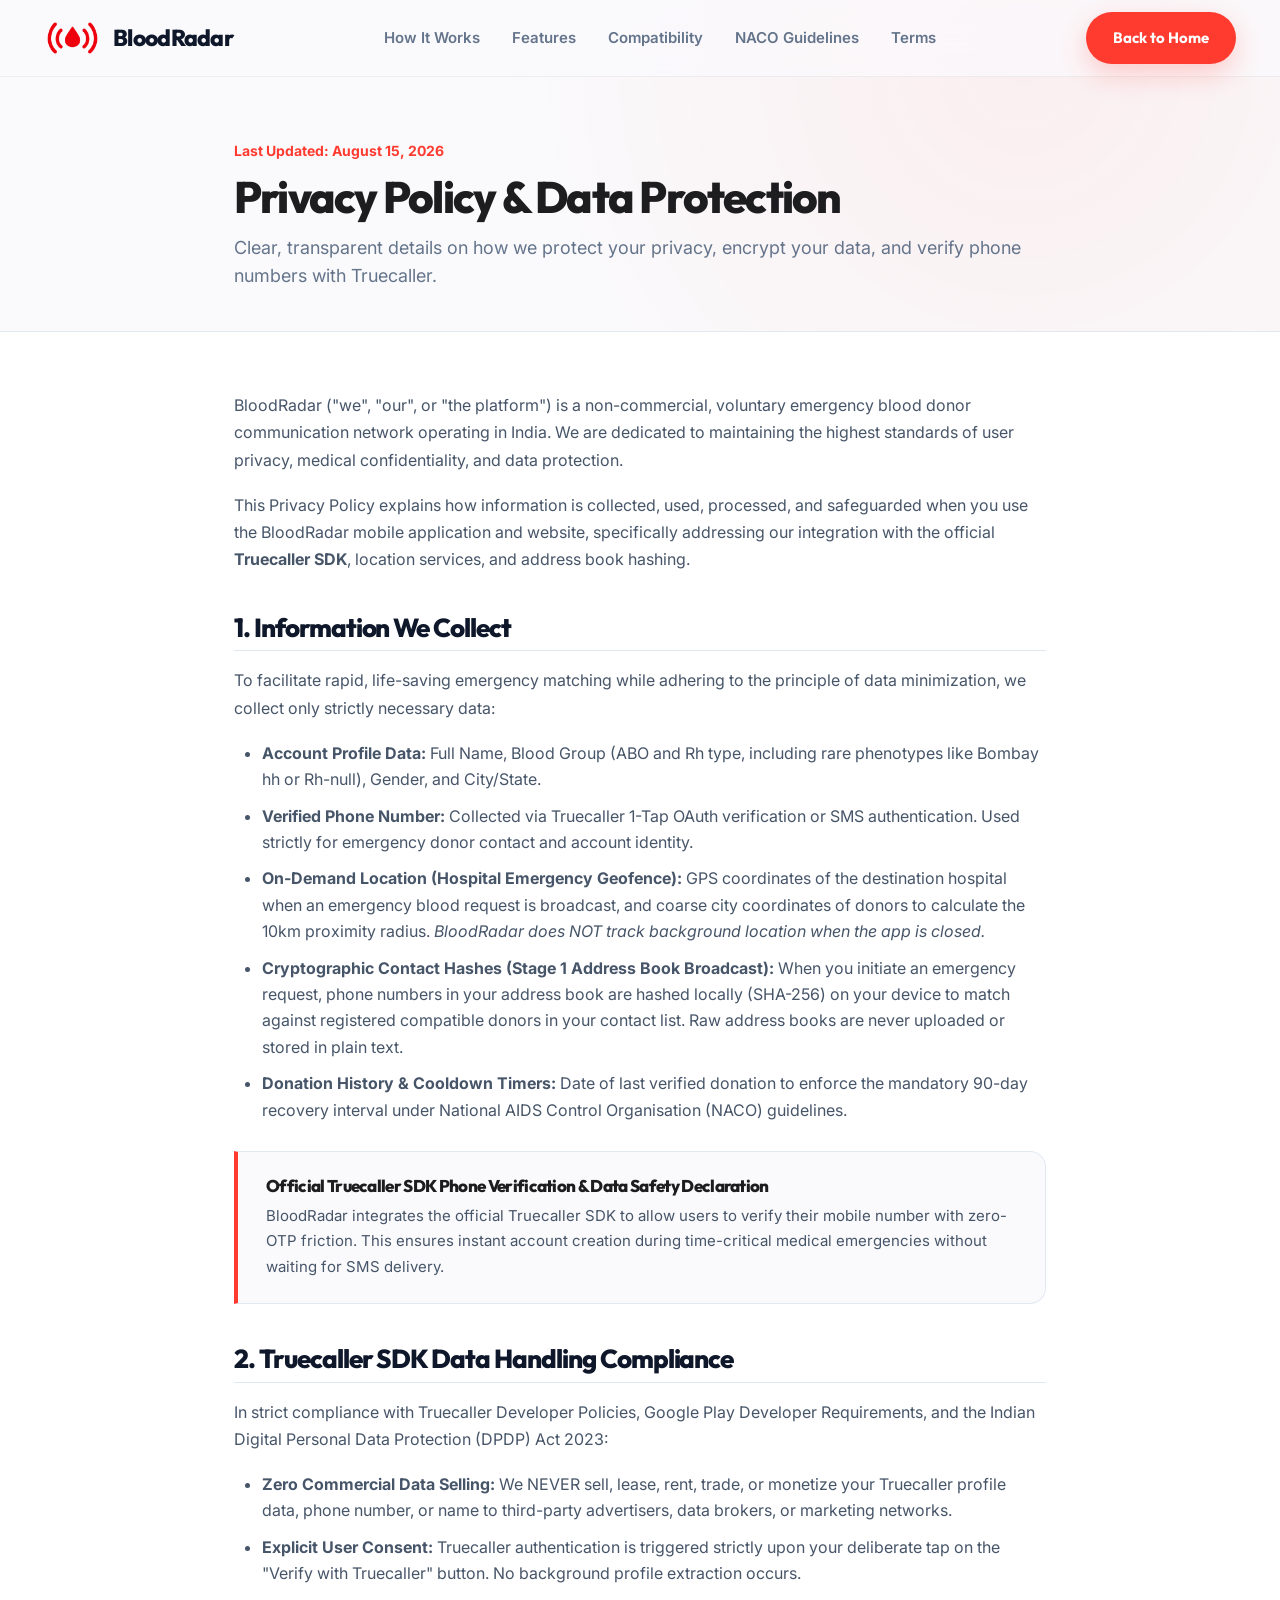
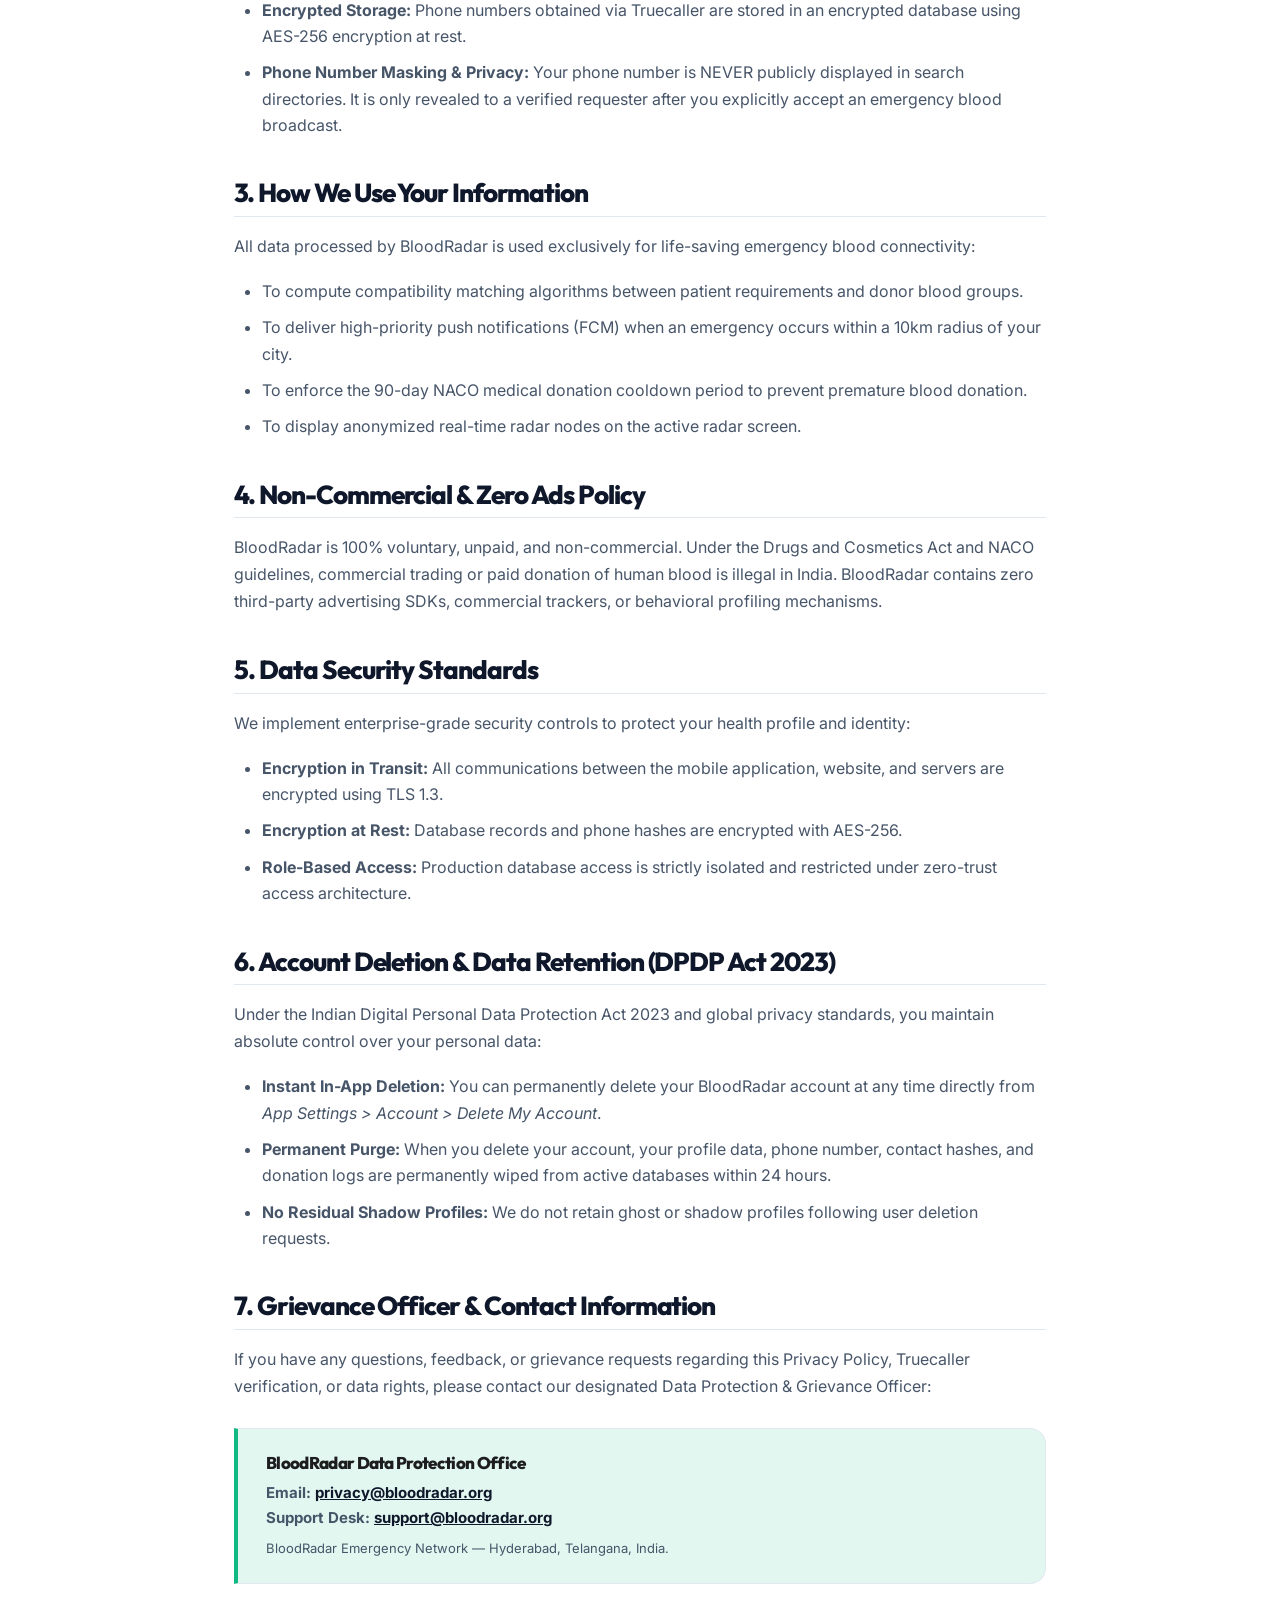
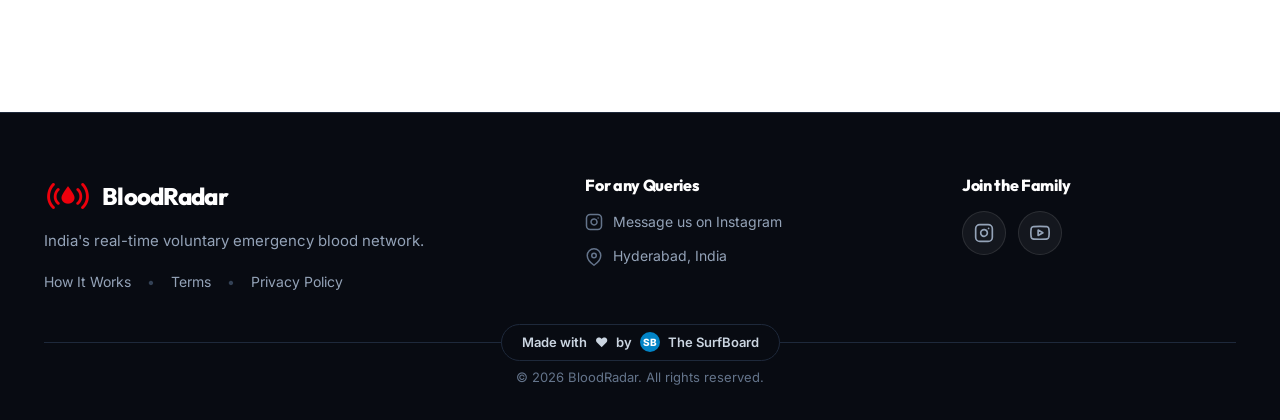
<file: privacy.html>
<!DOCTYPE html>
<html lang="en">
<head>
  <meta charset="UTF-8">
  <meta name="viewport" content="width=device-width, initial-scale=1.0">
  <title>Privacy Policy — BloodRadar Emergency Network</title>
  <meta name="description" content="Official Privacy Policy and Truecaller OAuth verification details for BloodRadar — India's real-time voluntary emergency blood network.">
  
  <!-- Fonts -->
  <link rel="preconnect" href="https://fonts.googleapis.com">
  <link rel="preconnect" href="https://fonts.gstatic.com" crossorigin>
  <link href="https://fonts.googleapis.com/css2?family=Inter:wght@400;500;600;700&family=Outfit:wght@700;800&display=swap" rel="stylesheet">
  
  <!-- Stylesheet & Icons -->
  <link rel="stylesheet" href="css/styles.css?v=1.8">
  <link rel="icon" type="image/png" sizes="32x32" href="assets/images/favicon-32x32.png">
  <link rel="icon" type="image/webp" href="assets/images/favicon.webp">
  <link rel="apple-touch-icon" sizes="180x180" href="assets/images/apple-touch-icon.png">
</head>
<body>

  <!-- Navigation Bar -->
  <nav class="navbar">
    <div class="container nav-container">
      <a href="index.html" class="brand-logo">
        <img src="assets/images/red_transparent.webp" alt="BloodRadar Logo" width="38" height="38">
        <span>BloodRadar</span>
      </a>

      <ul class="nav-links">
        <li><a href="index.html#how-it-works" class="nav-link">How It Works</a></li>
        <li><a href="index.html#features" class="nav-link">Features</a></li>
        <li><a href="index.html#compatibility" class="nav-link">Compatibility</a></li>
        <li><a href="index.html#safety" class="nav-link">NACO Guidelines</a></li>
        <li><a href="terms.html" class="nav-link">Terms</a></li>
      </ul>

      <div class="nav-cta-group">
        <a href="index.html" class="btn-primary">Back to Home</a>
        <button id="menu-toggle" class="menu-toggle" aria-label="Toggle Navigation Menu">
          <span></span>
          <span></span>
          <span></span>
        </button>
      </div>
    </div>
  </nav>

  <!-- Mobile Drawer Menu -->
  <div id="mobile-drawer" class="mobile-nav-drawer">
    <ul class="mobile-nav-links">
      <li><a href="index.html" class="mobile-nav-link">Home</a></li>
      <li><a href="index.html#how-it-works" class="mobile-nav-link">How It Works</a></li>
      <li><a href="index.html#features" class="mobile-nav-link">Features</a></li>
      <li><a href="index.html#compatibility" class="mobile-nav-link">Compatibility Calculator</a></li>
      <li><a href="index.html#safety" class="mobile-nav-link">NACO Guidelines</a></li>
      <li><a href="terms.html" class="mobile-nav-link">Terms of Service</a></li>
    </ul>
    <a href="index.html" class="btn-primary" style="width: 100%;">Back to Home</a>
  </div>

  <!-- Page Header -->
  <header class="legal-page-header">
    <div class="container legal-header-box">
      <div class="last-updated-text">Last Updated: August 15, 2026</div>
      <h1>Privacy Policy &amp; Data Protection</h1>
      <p style="color: #64748B; font-size: 18px;">Clear, transparent details on how we protect your privacy, encrypt your data, and verify phone numbers with Truecaller.</p>
    </div>
  </header>

  <!-- Legal Body -->
  <main class="legal-body">
    <div class="container legal-content-container">
      
      <p>BloodRadar ("we", "our", or "the platform") is a non-commercial, voluntary emergency blood donor communication network operating in India. We are dedicated to maintaining the highest standards of user privacy, medical confidentiality, and data protection.</p>

      <p>This Privacy Policy explains how information is collected, used, processed, and safeguarded when you use the BloodRadar mobile application and website, specifically addressing our integration with the official <strong>Truecaller SDK</strong>, location services, and address book hashing.</p>

      <h2>1. Information We Collect</h2>
      <p>To facilitate rapid, life-saving emergency matching while adhering to the principle of data minimization, we collect only strictly necessary data:</p>
      
      <ul>
        <li><strong>Account Profile Data:</strong> Full Name, Blood Group (ABO and Rh type, including rare phenotypes like Bombay hh or Rh-null), Gender, and City/State.</li>
        <li><strong>Verified Phone Number:</strong> Collected via Truecaller 1-Tap OAuth verification or SMS authentication. Used strictly for emergency donor contact and account identity.</li>
        <li><strong>On-Demand Location (Hospital Emergency Geofence):</strong> GPS coordinates of the destination hospital when an emergency blood request is broadcast, and coarse city coordinates of donors to calculate the 10km proximity radius. <em>BloodRadar does NOT track background location when the app is closed.</em></li>
        <li><strong>Cryptographic Contact Hashes (Stage 1 Address Book Broadcast):</strong> When you initiate an emergency request, phone numbers in your address book are hashed locally (SHA-256) on your device to match against registered compatible donors in your contact list. Raw address books are never uploaded or stored in plain text.</li>
        <li><strong>Donation History &amp; Cooldown Timers:</strong> Date of last verified donation to enforce the mandatory 90-day recovery interval under National AIDS Control Organisation (NACO) guidelines.</li>
      </ul>

      <div class="legal-callout-box" id="truecaller">
        <h4>Official Truecaller SDK Phone Verification &amp; Data Safety Declaration</h4>
        <p>BloodRadar integrates the official Truecaller SDK to allow users to verify their mobile number with zero-OTP friction. This ensures instant account creation during time-critical medical emergencies without waiting for SMS delivery.</p>
      </div>

      <h2>2. Truecaller SDK Data Handling Compliance</h2>
      <p>In strict compliance with Truecaller Developer Policies, Google Play Developer Requirements, and the Indian Digital Personal Data Protection (DPDP) Act 2023:</p>
      <ul>
        <li><strong>Zero Commercial Data Selling:</strong> We NEVER sell, lease, rent, trade, or monetize your Truecaller profile data, phone number, or name to third-party advertisers, data brokers, or marketing networks.</li>
        <li><strong>Explicit User Consent:</strong> Truecaller authentication is triggered strictly upon your deliberate tap on the "Verify with Truecaller" button. No background profile extraction occurs.</li>
        <li><strong>Encrypted Storage:</strong> Phone numbers obtained via Truecaller are stored in an encrypted database using AES-256 encryption at rest.</li>
        <li><strong>Phone Number Masking &amp; Privacy:</strong> Your phone number is NEVER publicly displayed in search directories. It is only revealed to a verified requester after you explicitly accept an emergency blood broadcast.</li>
      </ul>

      <h2>3. How We Use Your Information</h2>
      <p>All data processed by BloodRadar is used exclusively for life-saving emergency blood connectivity:</p>
      <ul>
        <li>To compute compatibility matching algorithms between patient requirements and donor blood groups.</li>
        <li>To deliver high-priority push notifications (FCM) when an emergency occurs within a 10km radius of your city.</li>
        <li>To enforce the 90-day NACO medical donation cooldown period to prevent premature blood donation.</li>
        <li>To display anonymized real-time radar nodes on the active radar screen.</li>
      </ul>

      <h2>4. Non-Commercial &amp; Zero Ads Policy</h2>
      <p>BloodRadar is 100% voluntary, unpaid, and non-commercial. Under the Drugs and Cosmetics Act and NACO guidelines, commercial trading or paid donation of human blood is illegal in India. BloodRadar contains zero third-party advertising SDKs, commercial trackers, or behavioral profiling mechanisms.</p>

      <h2>5. Data Security Standards</h2>
      <p>We implement enterprise-grade security controls to protect your health profile and identity:</p>
      <ul>
        <li><strong>Encryption in Transit:</strong> All communications between the mobile application, website, and servers are encrypted using TLS 1.3.</li>
        <li><strong>Encryption at Rest:</strong> Database records and phone hashes are encrypted with AES-256.</li>
        <li><strong>Role-Based Access:</strong> Production database access is strictly isolated and restricted under zero-trust access architecture.</li>
      </ul>

      <h2>6. Account Deletion &amp; Data Retention (DPDP Act 2023)</h2>
      <p>Under the Indian Digital Personal Data Protection Act 2023 and global privacy standards, you maintain absolute control over your personal data:</p>
      <ul>
        <li><strong>Instant In-App Deletion:</strong> You can permanently delete your BloodRadar account at any time directly from <em>App Settings &gt; Account &gt; Delete My Account</em>.</li>
        <li><strong>Permanent Purge:</strong> When you delete your account, your profile data, phone number, contact hashes, and donation logs are permanently wiped from active databases within 24 hours.</li>
        <li><strong>No Residual Shadow Profiles:</strong> We do not retain ghost or shadow profiles following user deletion requests.</li>
      </ul>

      <h2>7. Grievance Officer &amp; Contact Information</h2>
      <p>If you have any questions, feedback, or grievance requests regarding this Privacy Policy, Truecaller verification, or data rights, please contact our designated Data Protection &amp; Grievance Officer:</p>
      
      <div class="legal-callout-box emerald">
        <h4>BloodRadar Data Protection Office</h4>
        <p><strong>Email:</strong> <a href="mailto:privacy@bloodradar.org" style="color: var(--dark-slate); font-weight: 700; text-decoration: underline;">privacy@bloodradar.org</a></p>
        <p><strong>Support Desk:</strong> <a href="mailto:support@bloodradar.org" style="color: var(--dark-slate); font-weight: 700; text-decoration: underline;">support@bloodradar.org</a></p>
        <p style="margin-top: 6px; font-size: 13px; color: #475569;">BloodRadar Emergency Network — Hyderabad, Telangana, India.</p>
      </div>

    </div>
  </main>

  <!-- EvenTime-Inspired Footer -->
  <footer class="footer-compact">
    <div class="container">
      <div class="footer-top-row">
        <div class="footer-brand-block">
          <a href="index.html" class="footer-brand-title">
            <img src="assets/images/red_transparent.webp" alt="BloodRadar Logo" width="32" height="32">
            <span>BloodRadar</span>
          </a>
          <p class="footer-tagline">India's real-time voluntary emergency blood network.</p>
          <ul class="footer-nav-inline">
            <li><a href="index.html#how-it-works">How It Works</a></li>
            <li><a href="terms.html">Terms</a></li>
            <li><a href="privacy.html">Privacy Policy</a></li>
          </ul>
        </div>

        <div class="footer-queries-block">
          <h4>For any Queries</h4>
          <ul class="footer-contact-list">
            <li class="footer-contact-item">
              <svg width="18" height="18" viewBox="0 0 24 24" fill="none" stroke="currentColor" stroke-width="2" stroke-linecap="round" stroke-linejoin="round"><rect x="2" y="2" width="20" height="20" rx="5" ry="5"/><path d="M16 11.37A4 4 0 1 1 12.63 8 4 4 0 0 1 16 11.37z"/><line x1="17.5" y1="6.5" x2="17.51" y2="6.5"/></svg>
              <a href="https://www.instagram.com/the_surfboard" target="_blank" rel="noopener noreferrer">Message us on Instagram</a>
            </li>
            <li class="footer-contact-item">
              <svg width="18" height="18" viewBox="0 0 24 24" fill="none" stroke="currentColor" stroke-width="2" stroke-linecap="round" stroke-linejoin="round"><path d="M21 10c0 7-9 13-9 13s-9-6-9-13a9 9 0 0 1 18 0z"/><circle cx="12" cy="10" r="3"/></svg>
              <span>Hyderabad, India</span>
            </li>
          </ul>
        </div>

        <div class="footer-social-block">
          <h4>Join the Family</h4>
          <div class="footer-social-icons">
            <a href="https://www.instagram.com/the_surfboard" class="social-circle-btn" aria-label="Instagram" target="_blank" rel="noopener noreferrer">
              <svg width="20" height="20" viewBox="0 0 24 24" fill="none" stroke="currentColor" stroke-width="2" stroke-linecap="round" stroke-linejoin="round"><rect x="2" y="2" width="20" height="20" rx="5" ry="5"/><path d="M16 11.37A4 4 0 1 1 12.63 8 4 4 0 0 1 16 11.37z"/><line x1="17.5" y1="6.5" x2="17.51" y2="6.5"/></svg>
            </a>
            <a href="https://www.youtube.com/@the_surfboard?sub_confirmation=1" class="social-circle-btn" aria-label="YouTube" target="_blank" rel="noopener noreferrer">
              <svg width="20" height="20" viewBox="0 0 24 24" fill="none" stroke="currentColor" stroke-width="2" stroke-linecap="round" stroke-linejoin="round"><path d="M22.54 6.42a2.78 2.78 0 0 0-1.94-2C18.88 4 12 4 12 4s-6.88 0-8.6.46a2.78 2.78 0 0 0-1.94 2A29 29 0 0 0 1 11.75a29 29 0 0 0 .46 5.33A2.78 2.78 0 0 0 3.4 19c1.72.46 8.6.46 8.6.46s6.88 0 8.6-.46a2.78 2.78 0 0 0 1.94-2 29 29 0 0 0 .46-5.25 29 29 0 0 0-.46-5.33z"/><polygon points="9.75 15.02 15.5 11.75 9.75 8.48 9.75 15.02"/></svg>
            </a>
          </div>
        </div>
      </div>

      <div class="footer-divider-line">
        <div class="made-with-badge">
          Made with <span class="pulsing-heart">❤️</span> by <span class="sb-pill-icon">SB</span> The SurfBoard
        </div>
      </div>

      <p class="footer-copyright-text">&copy; 2026 BloodRadar. All rights reserved.</p>
    </div>
  </footer>

  <!-- Interactive Logic Engine -->
  <script src="js/app.js"></script>
</body>
</html>
</file>
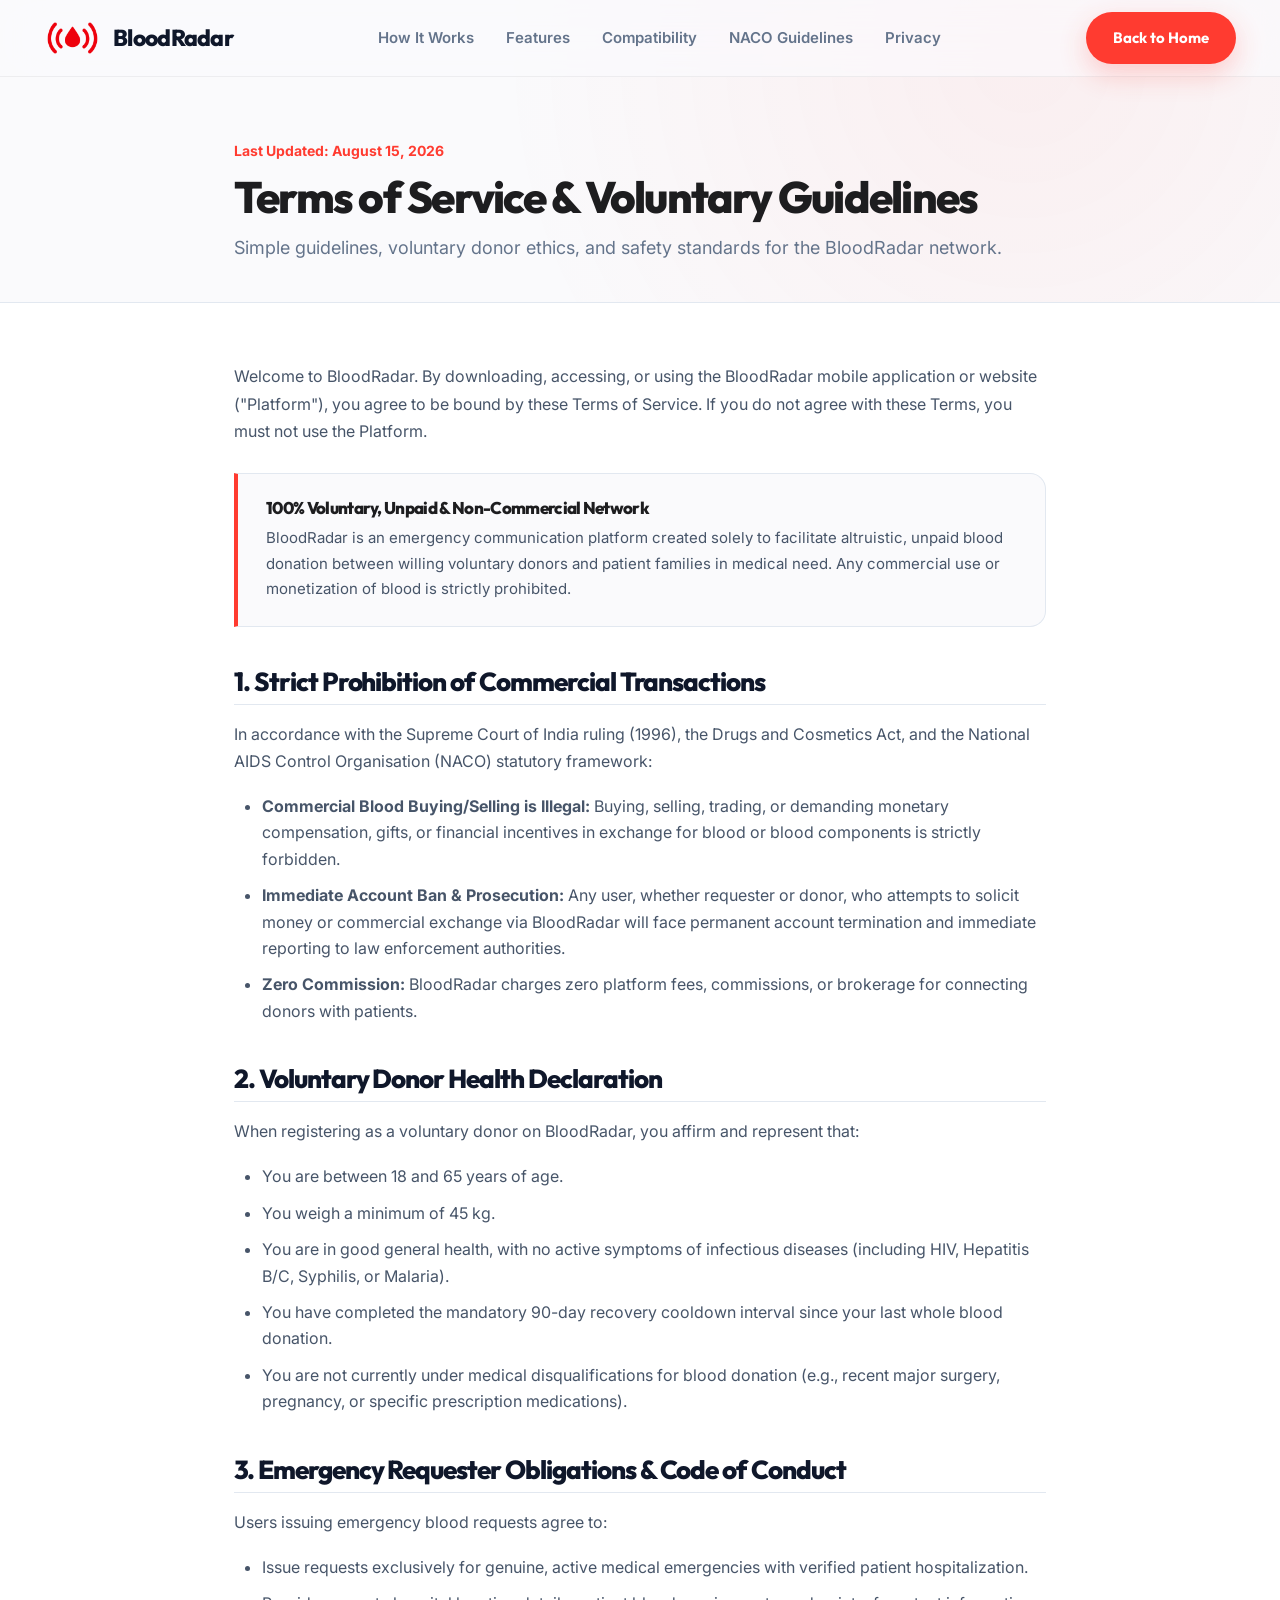
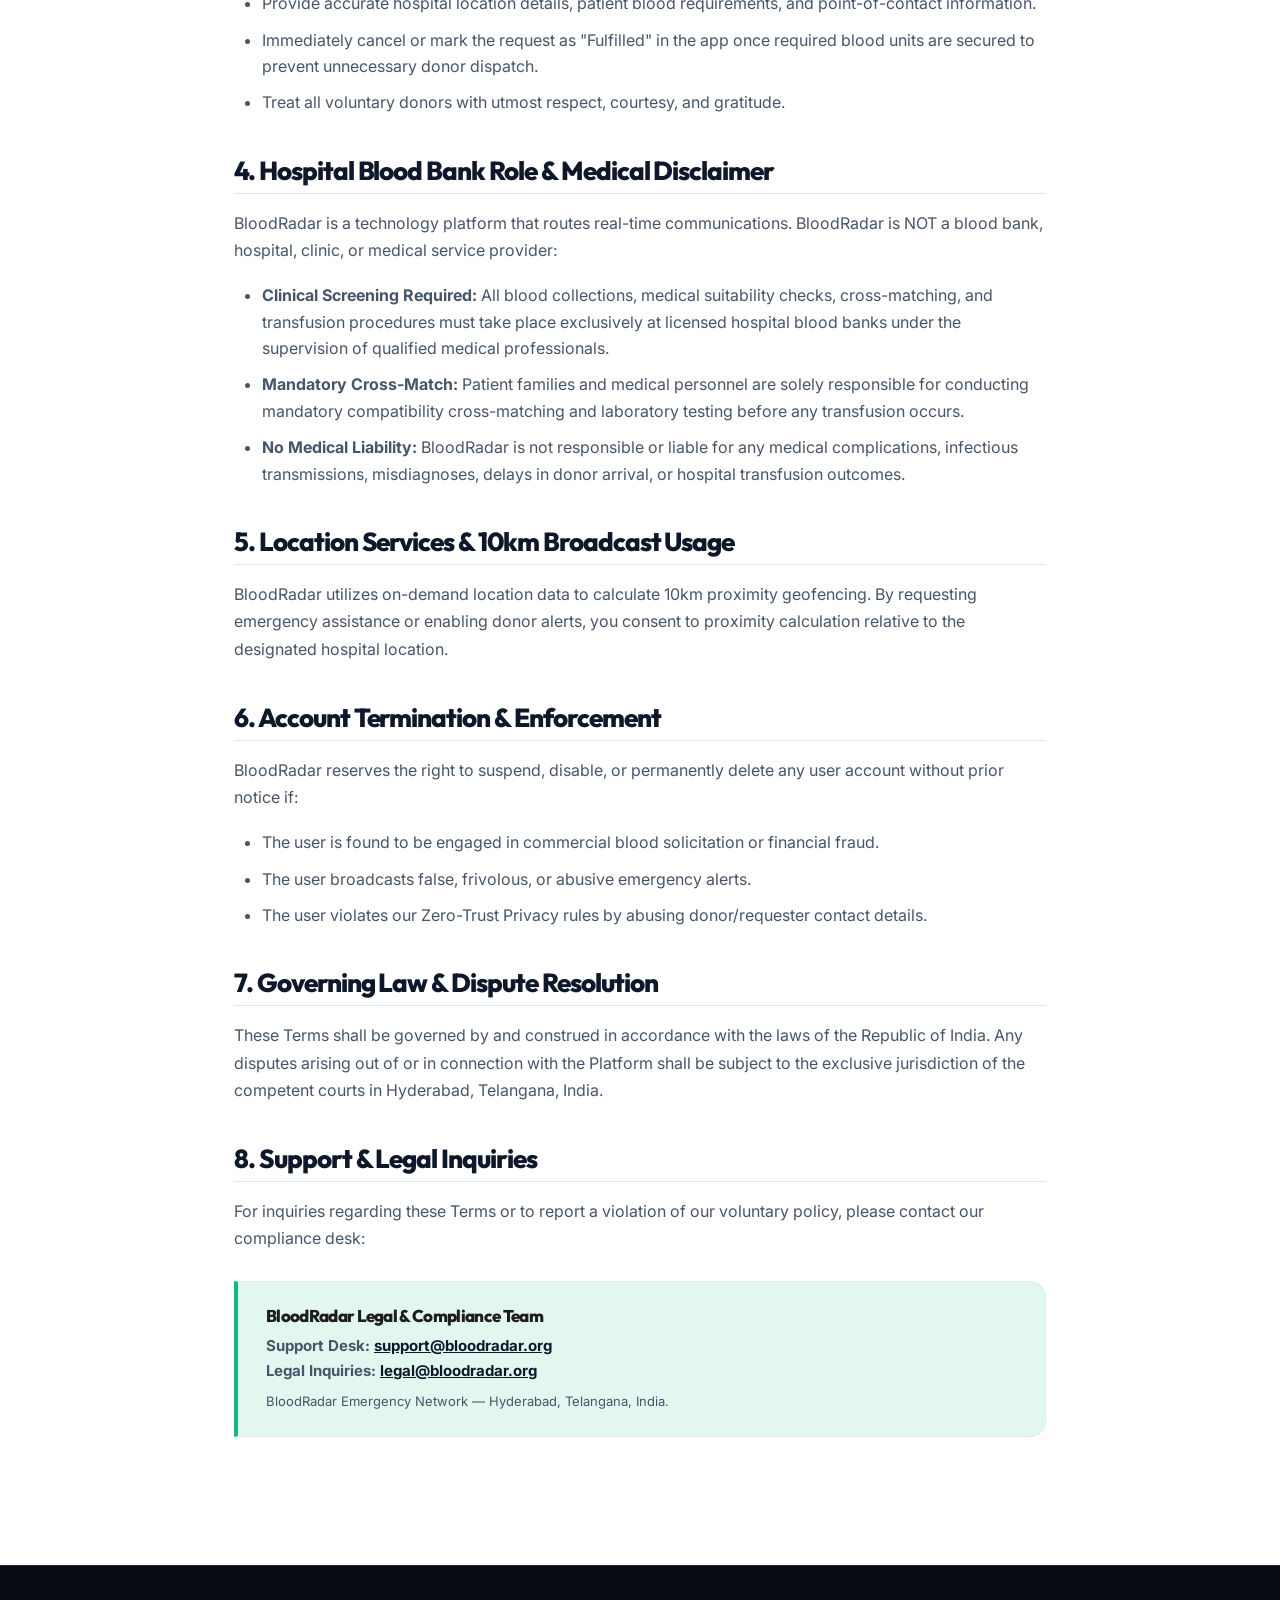
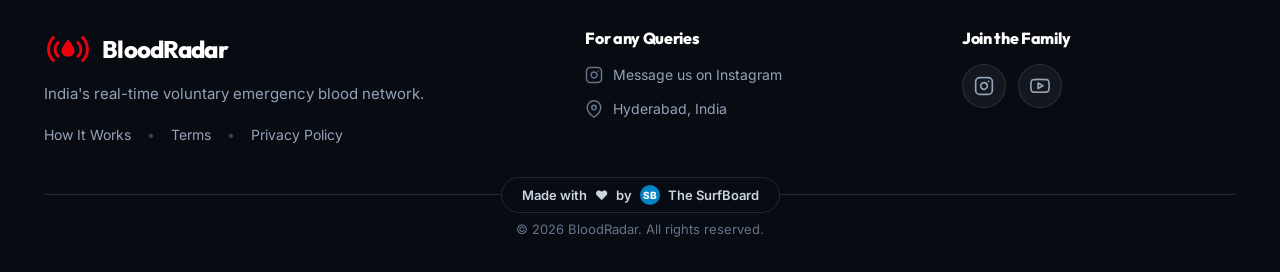
<file: terms.html>
<!DOCTYPE html>
<html lang="en">
<head>
  <meta charset="UTF-8">
  <meta name="viewport" content="width=device-width, initial-scale=1.0">
  <title>Terms of Service — BloodRadar Emergency Network</title>
  <meta name="description" content="Official Terms of Service, Voluntary Donor Declaration, and NACO compliance rules for BloodRadar — India's real-time emergency blood network.">
  
  <!-- Fonts -->
  <link rel="preconnect" href="https://fonts.googleapis.com">
  <link rel="preconnect" href="https://fonts.gstatic.com" crossorigin>
  <link href="https://fonts.googleapis.com/css2?family=Inter:wght@400;500;600;700&family=Outfit:wght@700;800&display=swap" rel="stylesheet">
  
  <!-- Stylesheet & Icons -->
  <link rel="stylesheet" href="css/styles.css?v=1.8">
  <link rel="icon" type="image/png" sizes="32x32" href="assets/images/favicon-32x32.png">
  <link rel="icon" type="image/webp" href="assets/images/favicon.webp">
  <link rel="apple-touch-icon" sizes="180x180" href="assets/images/apple-touch-icon.png">
</head>
<body>

  <!-- Navigation Bar -->
  <nav class="navbar">
    <div class="container nav-container">
      <a href="index.html" class="brand-logo">
        <img src="assets/images/red_transparent.webp" alt="BloodRadar Logo" width="38" height="38">
        <span>BloodRadar</span>
      </a>

      <ul class="nav-links">
        <li><a href="index.html#how-it-works" class="nav-link">How It Works</a></li>
        <li><a href="index.html#features" class="nav-link">Features</a></li>
        <li><a href="index.html#compatibility" class="nav-link">Compatibility</a></li>
        <li><a href="index.html#safety" class="nav-link">NACO Guidelines</a></li>
        <li><a href="privacy.html" class="nav-link">Privacy</a></li>
      </ul>

      <div class="nav-cta-group">
        <a href="index.html" class="btn-primary">Back to Home</a>
        <button id="menu-toggle" class="menu-toggle" aria-label="Toggle Navigation Menu">
          <span></span>
          <span></span>
          <span></span>
        </button>
      </div>
    </div>
  </nav>

  <!-- Mobile Drawer Menu -->
  <div id="mobile-drawer" class="mobile-nav-drawer">
    <ul class="mobile-nav-links">
      <li><a href="index.html" class="mobile-nav-link">Home</a></li>
      <li><a href="index.html#how-it-works" class="mobile-nav-link">How It Works</a></li>
      <li><a href="index.html#features" class="mobile-nav-link">Features</a></li>
      <li><a href="index.html#compatibility" class="mobile-nav-link">Compatibility Calculator</a></li>
      <li><a href="index.html#safety" class="mobile-nav-link">NACO Guidelines</a></li>
      <li><a href="privacy.html" class="mobile-nav-link">Privacy Policy</a></li>
    </ul>
    <a href="index.html" class="btn-primary" style="width: 100%;">Back to Home</a>
  </div>

  <!-- Page Header -->
  <header class="legal-page-header">
    <div class="container legal-header-box">
      <div class="last-updated-text">Last Updated: August 15, 2026</div>
      <h1>Terms of Service &amp; Voluntary Guidelines</h1>
      <p style="color: #64748B; font-size: 18px;">Simple guidelines, voluntary donor ethics, and safety standards for the BloodRadar network.</p>
    </div>
  </header>

  <!-- Legal Body -->
  <main class="legal-body">
    <div class="container legal-content-container">
      
      <p>Welcome to BloodRadar. By downloading, accessing, or using the BloodRadar mobile application or website ("Platform"), you agree to be bound by these Terms of Service. If you do not agree with these Terms, you must not use the Platform.</p>

      <div class="legal-callout-box">
        <h4>100% Voluntary, Unpaid &amp; Non-Commercial Network</h4>
        <p>BloodRadar is an emergency communication platform created solely to facilitate altruistic, unpaid blood donation between willing voluntary donors and patient families in medical need. Any commercial use or monetization of blood is strictly prohibited.</p>
      </div>

      <h2>1. Strict Prohibition of Commercial Transactions</h2>
      <p>In accordance with the Supreme Court of India ruling (1996), the Drugs and Cosmetics Act, and the National AIDS Control Organisation (NACO) statutory framework:</p>
      <ul>
        <li><strong>Commercial Blood Buying/Selling is Illegal:</strong> Buying, selling, trading, or demanding monetary compensation, gifts, or financial incentives in exchange for blood or blood components is strictly forbidden.</li>
        <li><strong>Immediate Account Ban &amp; Prosecution:</strong> Any user, whether requester or donor, who attempts to solicit money or commercial exchange via BloodRadar will face permanent account termination and immediate reporting to law enforcement authorities.</li>
        <li><strong>Zero Commission:</strong> BloodRadar charges zero platform fees, commissions, or brokerage for connecting donors with patients.</li>
      </ul>

      <h2>2. Voluntary Donor Health Declaration</h2>
      <p>When registering as a voluntary donor on BloodRadar, you affirm and represent that:</p>
      <ul>
        <li>You are between 18 and 65 years of age.</li>
        <li>You weigh a minimum of 45 kg.</li>
        <li>You are in good general health, with no active symptoms of infectious diseases (including HIV, Hepatitis B/C, Syphilis, or Malaria).</li>
        <li>You have completed the mandatory 90-day recovery cooldown interval since your last whole blood donation.</li>
        <li>You are not currently under medical disqualifications for blood donation (e.g., recent major surgery, pregnancy, or specific prescription medications).</li>
      </ul>

      <h2>3. Emergency Requester Obligations &amp; Code of Conduct</h2>
      <p>Users issuing emergency blood requests agree to:</p>
      <ul>
        <li>Issue requests exclusively for genuine, active medical emergencies with verified patient hospitalization.</li>
        <li>Provide accurate hospital location details, patient blood requirements, and point-of-contact information.</li>
        <li>Immediately cancel or mark the request as "Fulfilled" in the app once required blood units are secured to prevent unnecessary donor dispatch.</li>
        <li>Treat all voluntary donors with utmost respect, courtesy, and gratitude.</li>
      </ul>

      <h2>4. Hospital Blood Bank Role &amp; Medical Disclaimer</h2>
      <p>BloodRadar is a technology platform that routes real-time communications. BloodRadar is NOT a blood bank, hospital, clinic, or medical service provider:</p>
      <ul>
        <li><strong>Clinical Screening Required:</strong> All blood collections, medical suitability checks, cross-matching, and transfusion procedures must take place exclusively at licensed hospital blood banks under the supervision of qualified medical professionals.</li>
        <li><strong>Mandatory Cross-Match:</strong> Patient families and medical personnel are solely responsible for conducting mandatory compatibility cross-matching and laboratory testing before any transfusion occurs.</li>
        <li><strong>No Medical Liability:</strong> BloodRadar is not responsible or liable for any medical complications, infectious transmissions, misdiagnoses, delays in donor arrival, or hospital transfusion outcomes.</li>
      </ul>

      <h2>5. Location Services &amp; 10km Broadcast Usage</h2>
      <p>BloodRadar utilizes on-demand location data to calculate 10km proximity geofencing. By requesting emergency assistance or enabling donor alerts, you consent to proximity calculation relative to the designated hospital location.</p>

      <h2>6. Account Termination &amp; Enforcement</h2>
      <p>BloodRadar reserves the right to suspend, disable, or permanently delete any user account without prior notice if:</p>
      <ul>
        <li>The user is found to be engaged in commercial blood solicitation or financial fraud.</li>
        <li>The user broadcasts false, frivolous, or abusive emergency alerts.</li>
        <li>The user violates our Zero-Trust Privacy rules by abusing donor/requester contact details.</li>
      </ul>

      <h2>7. Governing Law &amp; Dispute Resolution</h2>
      <p>These Terms shall be governed by and construed in accordance with the laws of the Republic of India. Any disputes arising out of or in connection with the Platform shall be subject to the exclusive jurisdiction of the competent courts in Hyderabad, Telangana, India.</p>

      <h2>8. Support &amp; Legal Inquiries</h2>
      <p>For inquiries regarding these Terms or to report a violation of our voluntary policy, please contact our compliance desk:</p>
      
      <div class="legal-callout-box emerald">
        <h4>BloodRadar Legal &amp; Compliance Team</h4>
        <p><strong>Support Desk:</strong> <a href="mailto:support@bloodradar.org" style="color: var(--dark-slate); font-weight: 700; text-decoration: underline;">support@bloodradar.org</a></p>
        <p><strong>Legal Inquiries:</strong> <a href="mailto:legal@bloodradar.org" style="color: var(--dark-slate); font-weight: 700; text-decoration: underline;">legal@bloodradar.org</a></p>
        <p style="margin-top: 6px; font-size: 13px; color: #475569;">BloodRadar Emergency Network — Hyderabad, Telangana, India.</p>
      </div>

    </div>
  </main>

  <!-- EvenTime-Inspired Footer -->
  <footer class="footer-compact">
    <div class="container">
      <div class="footer-top-row">
        <div class="footer-brand-block">
          <a href="index.html" class="footer-brand-title">
            <img src="assets/images/red_transparent.webp" alt="BloodRadar Logo" width="32" height="32">
            <span>BloodRadar</span>
          </a>
          <p class="footer-tagline">India's real-time voluntary emergency blood network.</p>
          <ul class="footer-nav-inline">
            <li><a href="index.html#how-it-works">How It Works</a></li>
            <li><a href="terms.html">Terms</a></li>
            <li><a href="privacy.html">Privacy Policy</a></li>
          </ul>
        </div>

        <div class="footer-queries-block">
          <h4>For any Queries</h4>
          <ul class="footer-contact-list">
            <li class="footer-contact-item">
              <svg width="18" height="18" viewBox="0 0 24 24" fill="none" stroke="currentColor" stroke-width="2" stroke-linecap="round" stroke-linejoin="round"><rect x="2" y="2" width="20" height="20" rx="5" ry="5"/><path d="M16 11.37A4 4 0 1 1 12.63 8 4 4 0 0 1 16 11.37z"/><line x1="17.5" y1="6.5" x2="17.51" y2="6.5"/></svg>
              <a href="https://www.instagram.com/the_surfboard" target="_blank" rel="noopener noreferrer">Message us on Instagram</a>
            </li>
            <li class="footer-contact-item">
              <svg width="18" height="18" viewBox="0 0 24 24" fill="none" stroke="currentColor" stroke-width="2" stroke-linecap="round" stroke-linejoin="round"><path d="M21 10c0 7-9 13-9 13s-9-6-9-13a9 9 0 0 1 18 0z"/><circle cx="12" cy="10" r="3"/></svg>
              <span>Hyderabad, India</span>
            </li>
          </ul>
        </div>

        <div class="footer-social-block">
          <h4>Join the Family</h4>
          <div class="footer-social-icons">
            <a href="https://www.instagram.com/the_surfboard" class="social-circle-btn" aria-label="Instagram" target="_blank" rel="noopener noreferrer">
              <svg width="20" height="20" viewBox="0 0 24 24" fill="none" stroke="currentColor" stroke-width="2" stroke-linecap="round" stroke-linejoin="round"><rect x="2" y="2" width="20" height="20" rx="5" ry="5"/><path d="M16 11.37A4 4 0 1 1 12.63 8 4 4 0 0 1 16 11.37z"/><line x1="17.5" y1="6.5" x2="17.51" y2="6.5"/></svg>
            </a>
            <a href="https://www.youtube.com/@the_surfboard?sub_confirmation=1" class="social-circle-btn" aria-label="YouTube" target="_blank" rel="noopener noreferrer">
              <svg width="20" height="20" viewBox="0 0 24 24" fill="none" stroke="currentColor" stroke-width="2" stroke-linecap="round" stroke-linejoin="round"><path d="M22.54 6.42a2.78 2.78 0 0 0-1.94-2C18.88 4 12 4 12 4s-6.88 0-8.6.46a2.78 2.78 0 0 0-1.94 2A29 29 0 0 0 1 11.75a29 29 0 0 0 .46 5.33A2.78 2.78 0 0 0 3.4 19c1.72.46 8.6.46 8.6.46s6.88 0 8.6-.46a2.78 2.78 0 0 0 1.94-2 29 29 0 0 0 .46-5.25 29 29 0 0 0-.46-5.33z"/><polygon points="9.75 15.02 15.5 11.75 9.75 8.48 9.75 15.02"/></svg>
            </a>
          </div>
        </div>
      </div>

      <div class="footer-divider-line">
        <div class="made-with-badge">
          Made with <span class="pulsing-heart">❤️</span> by <span class="sb-pill-icon">SB</span> The SurfBoard
        </div>
      </div>

      <p class="footer-copyright-text">&copy; 2026 BloodRadar. All rights reserved.</p>
    </div>
  </footer>

  <!-- Interactive Logic Engine -->
  <script src="js/app.js"></script>
</body>
</html>
</file>
<file: css/styles.css>
/* ==========================================================================
   BloodRadar Web Design System — Apple x Google Hybrid Aesthetics
   Color Tokens: Crimson #FF3B30 | Slate #0F172A | Light #FAFAFC | Emerald #10B981
   Typography: Outfit (Headings 800) + Inter (Body)
   100% Vanilla CSS • Zero AI-Slop • Custom Scrollbar • Pulsing Heart
   ========================================================================== */

:root {
  /* Brand Palette */
  --primary-red: #FF3B30;
  --primary-red-hover: #E02D22;
  --primary-red-glow: rgba(255, 59, 48, 0.35);
  --primary-red-light: rgba(255, 59, 48, 0.08);
  --primary-red-border: rgba(255, 59, 48, 0.18);

  --dark-slate: #0F172A;
  --dark-surface: #1E293B;
  --dark-surface-elevated: #283548;
  --dark-border: #334155;

  --light-bg: #FAFAFC;
  --light-surface: #FFFFFF;
  --light-surface-subtle: #F1F5F9;
  --border-light: #E2E8F0;
  --border-subtle: #EDF2F7;

  --accent-emerald: #10B981;
  --accent-emerald-light: rgba(16, 185, 129, 0.12);
  --accent-emerald-glow: rgba(16, 185, 129, 0.4);

  --text-dark: #1D1D1F;
  --text-dark-muted: #64748B;
  --text-dark-subtle: #94A3B8;

  --text-light: #F8FAFC;
  --text-light-muted: #94A3B8;
  --text-light-subtle: #64748B;

  /* Typography Scale */
  --font-heading: -apple-system, BlinkMacSystemFont, 'Outfit', 'Segoe UI', Roboto, sans-serif;
  --font-body: -apple-system, BlinkMacSystemFont, 'Inter', 'Segoe UI', Roboto, sans-serif;

  /* Alpha Borders */
  --border-alpha: rgba(0, 0, 0, 0.06);
  --border-alpha-strong: rgba(0, 0, 0, 0.12);

  /* Shadows & Elevation (Multi-layered, ultra-diffused) */
  --shadow-sm: 0 2px 4px rgba(0, 0, 0, 0.04), 0 1px 2px rgba(0, 0, 0, 0.04);
  --shadow-md: 0 4px 12px rgba(0, 0, 0, 0.05), 0 1px 3px rgba(0, 0, 0, 0.04);
  --shadow-lg: 0 12px 32px rgba(0, 0, 0, 0.08), 0 4px 12px rgba(0, 0, 0, 0.04);
  --shadow-crimson: 0 10px 28px rgba(255, 59, 48, 0.24);
  --shadow-crimson-hover: 0 14px 36px rgba(255, 59, 48, 0.36);
  --shadow-dark: 0 20px 50px rgba(15, 23, 42, 0.4);

  /* Radius (Squircles) */
  --radius-xs: 6px;
  --radius-sm: 10px;
  --radius-md: 16px;
  --radius-lg: 24px;
  --radius-apple: 20px;
  --radius-xl: 32px;
  --radius-full: 9999px;

  /* Transitions (Apple-like easing) */
  --transition-fast: all 0.2s cubic-bezier(0.25, 1, 0.5, 1);
  --transition-smooth: all 0.4s cubic-bezier(0.25, 1, 0.5, 1);
}

/* Custom Scrollbars Removed for Native Feel */

/* ==========================================================================
   Base & Reset
   ========================================================================== */
*, *::before, *::after {
  margin: 0;
  padding: 0;
  box-sizing: border-box;
}

html {
  text-rendering: optimizeLegibility;
  -webkit-font-smoothing: antialiased;
  -moz-osx-font-smoothing: grayscale;
}

body {
  font-family: var(--font-body);
  background-color: var(--light-bg);
  color: var(--text-dark);
  line-height: 1.6;
  overflow-x: hidden;
  font-size: 16px;
}

img, svg {
  display: block;
  max-width: 100%;
}

a {
  color: inherit;
  text-decoration: none;
  transition: var(--transition-fast);
}

button {
  font-family: inherit;
  border: none;
  outline: none;
  cursor: pointer;
  background: none;
}

/* Headings */
h1, h2, h3, h4, h5, h6 {
  font-family: var(--font-heading);
  font-weight: 800;
  letter-spacing: -0.04em;
  line-height: 1.12;
  color: var(--text-dark);
}

.container {
  width: 100%;
  max-width: 1240px;
  margin: 0 auto;
  padding: 0 24px;
}

/* ==========================================================================
   Navigation Bar (Glassmorphic & Responsive)
   ========================================================================== */
.navbar {
  position: fixed;
  top: 0;
  left: 0;
  width: 100%;
  z-index: 1000;
  background: rgba(250, 250, 252, 0.72);
  backdrop-filter: saturate(180%) blur(24px);
  -webkit-backdrop-filter: saturate(180%) blur(24px);
  border-bottom: 1px solid rgba(0, 0, 0, 0.05);
  transition: var(--transition-smooth);
  transform: translateZ(0);
  will-change: background-color, box-shadow;
  backface-visibility: hidden;
}

.navbar.scrolled {
  background: rgba(255, 255, 255, 0.96);
  box-shadow: 0 4px 20px rgba(15, 23, 42, 0.05);
}

.nav-container {
  display: flex;
  align-items: center;
  justify-content: space-between;
  height: 76px;
}

.brand-logo {
  display: inline-flex;
  align-items: center;
  gap: 12px;
  font-family: var(--font-heading);
  font-weight: 800;
  font-size: 23px;
  color: var(--dark-slate);
  letter-spacing: -0.03em;
}

.brand-logo img {
  height: 38px;
  width: auto;
  transition: transform 0.3s ease;
}

.brand-logo:hover img {
  transform: scale(1.06);
}

.nav-links {
  display: flex;
  align-items: center;
  gap: 32px;
  list-style: none;
}

.nav-link {
  font-size: 15px;
  font-weight: 600;
  color: var(--text-dark-muted);
  position: relative;
  padding: 6px 0;
  transition: var(--transition-fast);
}

.nav-link::after {
  content: '';
  position: absolute;
  bottom: 0;
  left: 0;
  width: 0;
  height: 2px;
  background: var(--primary-red);
  border-radius: var(--radius-full);
  transition: width 0.25s ease;
}

.nav-link:hover {
  color: var(--primary-red);
}

.nav-link:hover::after,
.nav-link.active::after {
  width: 100%;
}

.nav-cta-group {
  display: flex;
  align-items: center;
  gap: 16px;
}

/* Mobile Hamburger Button */
.menu-toggle {
  display: none;
  flex-direction: column;
  justify-content: center;
  gap: 5px;
  width: 40px;
  height: 40px;
  border-radius: var(--radius-sm);
  padding: 8px;
  background: rgba(15, 23, 42, 0.04);
  border: 1px solid var(--border-light);
  cursor: pointer;
  z-index: 1001;
}

.menu-toggle span {
  display: block;
  height: 2px;
  width: 100%;
  background-color: var(--dark-slate);
  border-radius: 2px;
  transition: var(--transition-smooth);
}

.menu-toggle.active span:nth-child(1) {
  transform: translateY(7px) rotate(45deg);
}

.menu-toggle.active span:nth-child(2) {
  opacity: 0;
}

.menu-toggle.active span:nth-child(3) {
  transform: translateY(-7px) rotate(-45deg);
}

/* Mobile Drawer */
.mobile-nav-drawer {
  position: fixed;
  top: 76px;
  left: 0;
  width: 100%;
  height: calc(100vh - 76px);
  background: rgba(255, 255, 255, 0.98);
  backdrop-filter: blur(20px);
  -webkit-backdrop-filter: blur(20px);
  display: flex;
  flex-direction: column;
  padding: 32px 24px;
  transform: translateY(-100%);
  opacity: 0;
  visibility: hidden;
  transition: var(--transition-smooth);
  z-index: 999;
  overflow-y: auto;
}

.mobile-nav-drawer.open {
  transform: translateY(0);
  opacity: 1;
  visibility: visible;
}

.mobile-nav-links {
  list-style: none;
  display: flex;
  flex-direction: column;
  gap: 20px;
  margin-bottom: 32px;
}

.mobile-nav-link {
  font-family: var(--font-heading);
  font-size: 20px;
  font-weight: 700;
  color: var(--dark-slate);
  display: block;
  padding: 8px 0;
  border-bottom: 1px solid var(--border-light);
}

.mobile-nav-link:hover {
  color: var(--primary-red);
}

/* ==========================================================================
   Buttons
   ========================================================================== */
.btn-primary {
  background: var(--primary-red);
  color: #FFFFFF !important;
  font-family: var(--font-heading);
  font-weight: 700;
  font-size: 15px;
  padding: 13px 26px;
  border-radius: var(--radius-full);
  display: inline-flex;
  align-items: center;
  justify-content: center;
  gap: 8px;
  box-shadow: var(--shadow-crimson);
  transition: var(--transition-smooth);
  border: 1px solid transparent;
  cursor: pointer;
  white-space: nowrap;
}

.btn-primary:hover {
  background: var(--primary-red-hover);
  transform: translateY(-2px);
  box-shadow: var(--shadow-crimson-hover);
}

.btn-primary:active {
  transform: scale(0.97);
  box-shadow: var(--shadow-crimson);
}

.btn-secondary {
  background: var(--dark-slate);
  color: #FFFFFF !important;
  font-family: var(--font-heading);
  font-weight: 700;
  font-size: 15px;
  padding: 13px 26px;
  border-radius: var(--radius-full);
  display: inline-flex;
  align-items: center;
  justify-content: center;
  gap: 8px;
  transition: var(--transition-smooth);
  border: 1px solid var(--dark-slate);
  cursor: pointer;
  white-space: nowrap;
}

.btn-secondary:hover {
  background: #1E293B;
  transform: translateY(-2px);
  box-shadow: var(--shadow-md);
}

.btn-secondary:active {
  transform: scale(0.97);
  box-shadow: var(--shadow-sm);
}

.pulse-dot {
  width: 8px;
  height: 8px;
  border-radius: 50%;
  background-color: var(--accent-emerald);
  display: inline-block;
  box-shadow: 0 0 0 rgba(16, 185, 129, 0.6);
  animation: pulse-green 2s infinite;
}

@keyframes pulse-green {
  0% { transform: scale(0.95); box-shadow: 0 0 0 0 rgba(16, 185, 129, 0.7); }
  70% { transform: scale(1); box-shadow: 0 0 0 8px rgba(16, 185, 129, 0); }
  100% { transform: scale(0.95); box-shadow: 0 0 0 0 rgba(16, 185, 129, 0); }
}

/* ==========================================================================
   Hero Section
   ========================================================================== */
.hero-section {
  padding: 180px 0 120px 0;
  position: relative;
  overflow: hidden;
  background: 
    radial-gradient(circle at 85% 20%, rgba(255, 59, 48, 0.07) 0%, transparent 45%),
    radial-gradient(circle at 10% 80%, rgba(15, 23, 42, 0.03) 0%, transparent 40%),
    var(--light-bg);
}

.hero-grid {
  display: grid;
  grid-template-columns: 1.15fr 0.85fr;
  gap: 56px;
  align-items: center;
}

.hero-content {
  max-width: 620px;
}

.hero-title {
  font-size: 58px;
  color: var(--dark-slate);
  letter-spacing: -0.04em;
  line-height: 1.08;
  margin-bottom: 22px;
}

.hero-title span.text-highlight {
  color: var(--primary-red);
  display: inline;
}

.hero-subtitle {
  font-size: 19px;
  color: var(--text-dark-muted);
  line-height: 1.6;
  margin-bottom: 34px;
}

.hero-cta-group {
  display: flex;
  align-items: center;
  gap: 16px;
  flex-wrap: wrap;
  margin-bottom: 30px;
}

.hero-store-row {
  display: flex;
  align-items: center;
  gap: 14px;
}

.hero-store-row span {
  font-size: 13px;
  font-weight: 600;
  color: var(--text-dark-muted);
}

.hero-store-badge {
  height: 38px;
  width: auto;
  opacity: 0.92;
  transition: var(--transition-fast);
}

.hero-store-badge:hover {
  opacity: 1;
  transform: translateY(-2px);
}

/* ==========================================================================
   Hero Live Emergency SOS Card (Solid Apple UI • Zero Glassmorphism)
   ========================================================================== */
.hero-card-wrapper {
  position: relative;
  display: flex;
  justify-content: center;
  align-items: center;
  width: 100%;
}

.hero-live-card {
  width: 100%;
  max-width: 440px;
  background: #FFFFFF;
  border: 1px solid var(--border-light);
  border-radius: 24px;
  padding: 24px;
  box-shadow: 
    0 20px 40px -15px rgba(15, 23, 42, 0.1),
    0 1px 3px rgba(15, 23, 42, 0.05);
  display: flex;
  flex-direction: column;
  gap: 16px;
}

/* Card Top Status Bar */
.card-status-bar {
  display: flex;
  align-items: center;
  justify-content: space-between;
  padding-bottom: 14px;
  border-bottom: 1px solid var(--border-light);
}

.status-indicator {
  display: flex;
  align-items: center;
  gap: 8px;
}

.status-text {
  font-size: 13px;
  font-weight: 700;
  color: var(--dark-slate);
  letter-spacing: -0.01em;
}

.status-radius-badge {
  display: inline-flex;
  align-items: center;
  gap: 5px;
  background: #F1F5F9;
  color: #475569;
  font-size: 12px;
  font-weight: 700;
  padding: 4px 10px;
  border-radius: var(--radius-full);
}

/* Request Details Box */
.request-summary-box {
  background: #F8FAFC;
  border: 1px solid var(--border-light);
  border-radius: 16px;
  padding: 16px;
  display: flex;
  align-items: center;
  gap: 14px;
}

.req-blood-badge {
  background: var(--primary-red);
  color: #FFFFFF;
  border-radius: 12px;
  width: 52px;
  height: 52px;
  display: flex;
  flex-direction: column;
  align-items: center;
  justify-content: center;
  flex-shrink: 0;
  box-shadow: 0 4px 12px rgba(255, 59, 48, 0.25);
}

.req-blood-badge .blood-type {
  font-family: var(--font-heading);
  font-size: 20px;
  font-weight: 800;
  line-height: 1;
}

.req-blood-badge .blood-label {
  font-size: 8px;
  font-weight: 800;
  letter-spacing: 0.06em;
  opacity: 0.9;
  margin-top: 2px;
}

.req-info {
  display: flex;
  flex-direction: column;
  gap: 4px;
}

.req-title {
  font-family: var(--font-heading);
  font-size: 16px;
  font-weight: 700;
  color: var(--dark-slate);
}

.req-hospital {
  display: flex;
  align-items: center;
  gap: 5px;
  font-size: 12px;
  color: #64748B;
  font-weight: 500;
}

.req-hospital svg {
  color: var(--primary-red);
  flex-shrink: 0;
}

/* Matched Donors Section */
.matched-donors-section {
  display: flex;
  flex-direction: column;
  gap: 10px;
}

.matched-header {
  display: flex;
  align-items: center;
  justify-content: space-between;
  padding: 2px 4px;
}

.matched-title {
  font-size: 11px;
  font-weight: 800;
  letter-spacing: 0.05em;
  color: #64748B;
}

.matched-counter {
  font-size: 11px;
  font-weight: 700;
  color: var(--accent-emerald);
  background: var(--accent-emerald-light);
  padding: 2px 8px;
  border-radius: var(--radius-full);
}

/* Donor Items */
.donor-item {
  background: #FFFFFF;
  border: 1px solid var(--border-light);
  border-radius: 14px;
  padding: 12px 14px;
  display: flex;
  align-items: center;
  gap: 12px;
  transition: var(--transition-fast);
}

.donor-item.confirmed {
  border-color: rgba(16, 185, 129, 0.35);
  background: #FCFDFD;
}

.donor-avatar {
  width: 40px;
  height: 40px;
  border-radius: 10px;
  background: var(--primary-red-light);
  color: var(--primary-red);
  font-family: var(--font-heading);
  font-weight: 800;
  font-size: 14px;
  display: flex;
  align-items: center;
  justify-content: center;
  flex-shrink: 0;
}

.donor-avatar.secondary {
  background: #F1F5F9;
  color: #475569;
}

.donor-details {
  flex: 1;
  min-width: 0;
  display: flex;
  flex-direction: column;
  gap: 3px;
}

.donor-name-row {
  display: flex;
  align-items: center;
  gap: 8px;
}

.donor-name {
  font-size: 14px;
  font-weight: 700;
  color: var(--dark-slate);
  white-space: nowrap;
  overflow: hidden;
  text-overflow: ellipsis;
}

.donor-relation-tag {
  font-size: 10px;
  font-weight: 700;
  color: #64748B;
  background: #F1F5F9;
  padding: 1px 6px;
  border-radius: 4px;
}

.donor-status-row {
  display: flex;
  align-items: center;
  gap: 8px;
  flex-wrap: wrap;
}

.donor-distance {
  font-size: 12px;
  color: #64748B;
  font-weight: 500;
}

.donor-eta-badge {
  font-size: 11px;
  font-weight: 700;
  color: var(--accent-emerald);
  display: inline-flex;
  align-items: center;
}

.donor-standby-badge {
  font-size: 11px;
  font-weight: 600;
  color: #64748B;
}

.donor-action-btn {
  width: 36px;
  height: 36px;
  border-radius: 10px;
  background: var(--accent-emerald);
  color: #FFFFFF;
  display: flex;
  align-items: center;
  justify-content: center;
  flex-shrink: 0;
  transition: var(--transition-fast);
  cursor: pointer;
  box-shadow: 0 2px 8px rgba(16, 185, 129, 0.3);
}

.donor-action-btn:hover {
  transform: scale(1.05);
  background: #059669;
}

.donor-action-btn.secondary {
  background: #F1F5F9;
  color: #475569;
  box-shadow: none;
}

.donor-action-btn.secondary:hover {
  background: #E2E8F0;
  color: var(--dark-slate);
}

/* Security Bar Footer */
.card-security-bar {
  display: flex;
  align-items: center;
  justify-content: center;
  gap: 7px;
  padding-top: 12px;
  border-top: 1px solid var(--border-light);
  font-size: 12px;
  font-weight: 600;
  color: #64748B;
}

.card-security-bar svg {
  color: var(--accent-emerald);
}

/* ==========================================================================
   Trust & Metrics Banner (Unified Solid Color - No Split Colors)
   ========================================================================== */
.metrics-section {
  padding: 44px 0;
  background: #FFFFFF;
  border-top: 1px solid var(--border-light);
  border-bottom: 1px solid var(--border-light);
}

.metrics-grid {
  display: grid;
  grid-template-columns: repeat(4, 1fr);
  gap: 24px;
}

.metric-item {
  text-align: center;
  padding: 10px;
}

.metric-number {
  font-family: var(--font-heading);
  font-size: 42px;
  font-weight: 800;
  color: var(--dark-slate);
  line-height: 1.1;
  margin-bottom: 6px;
  letter-spacing: -0.03em;
}

.metric-label {
  font-size: 14px;
  font-weight: 600;
  color: var(--text-dark-muted);
}

/* ==========================================================================
   Enhanced 2-Tier Emergency Pipeline Architecture
   ========================================================================== */
.pipeline-section {
  padding: 140px 0;
  background: #090E1A;
  color: var(--text-light);
  position: relative;
  overflow: hidden;
}

.pipeline-section::before {
  content: '';
  position: absolute;
  top: -100px;
  right: -100px;
  width: 500px;
  height: 500px;
  background: radial-gradient(circle, rgba(255, 59, 48, 0.1) 0%, transparent 65%);
  border-radius: 50%;
  pointer-events: none;
}

.section-header {
  text-align: center;
  max-width: 720px;
  margin: 0 auto 56px auto;
}

.section-title {
  font-size: 42px;
  margin-bottom: 14px;
}

.section-subtitle {
  font-size: 17px;
  color: var(--text-dark-muted);
  line-height: 1.6;
}

.section-title.light { color: #FFFFFF; }
.section-subtitle.light { color: #94A3B8; }

.pipeline-track-container {
  display: grid;
  grid-template-columns: 1fr auto 1fr;
  gap: 32px;
  align-items: stretch;
  position: relative;
}

.pipeline-step-card {
  background: #131D2F;
  border-radius: var(--radius-xl);
  padding: 44px 38px;
  border: 1px solid #1E2E48;
  position: relative;
  transition: var(--transition-smooth);
  display: flex;
  flex-direction: column;
}

.pipeline-step-card:hover {
  transform: translateY(-4px);
  border-color: rgba(255, 59, 48, 0.4);
  box-shadow: 0 20px 45px rgba(0, 0, 0, 0.4);
}

.pipeline-step-header {
  display: flex;
  align-items: center;
  justify-content: space-between;
  margin-bottom: 24px;
}

.step-number-badge {
  font-family: var(--font-heading);
  font-size: 14px;
  font-weight: 800;
  color: var(--primary-red);
  background: rgba(255, 59, 48, 0.12);
  border: 1px solid rgba(255, 59, 48, 0.25);
  padding: 6px 14px;
  border-radius: var(--radius-full);
}

.step-number-badge.blue {
  color: #38BDF8;
  background: rgba(56, 189, 248, 0.12);
  border-color: rgba(56, 189, 248, 0.25);
}

.pipeline-time-tag {
  font-size: 13px;
  font-weight: 700;
  color: #94A3B8;
  letter-spacing: 0.02em;
}

.pipeline-step-card h3 {
  font-size: 26px;
  color: #FFFFFF;
  margin-bottom: 14px;
}

.pipeline-step-card p {
  color: #94A3B8;
  font-size: 15px;
  line-height: 1.65;
  margin-bottom: 28px;
  flex-grow: 1;
}

.pipeline-features-list {
  list-style: none;
  display: flex;
  flex-direction: column;
  gap: 12px;
  border-top: 1px solid #1E2E48;
  padding-top: 24px;
}

.pipeline-features-list li {
  display: flex;
  align-items: center;
  gap: 12px;
  font-size: 14px;
  color: #CBD5E1;
}

.pipeline-features-list li svg {
  color: var(--accent-emerald);
  flex-shrink: 0;
}

.pipeline-bridge {
  display: flex;
  flex-direction: column;
  align-items: center;
  justify-content: center;
  gap: 12px;
  padding: 0 4px;
}

.pipeline-bridge-circle {
  width: 46px;
  height: 46px;
  border-radius: 50%;
  background: #1E2E48;
  border: 1px solid #334768;
  display: flex;
  align-items: center;
  justify-content: center;
  color: var(--primary-red);
}

.pipeline-bridge-text {
  font-size: 11px;
  font-weight: 700;
  color: #64748B;
  text-transform: uppercase;
  letter-spacing: 0.08em;
  writing-mode: vertical-rl;
  transform: rotate(180deg);
}

/* ==========================================================================
   Features Grid Section
   ========================================================================== */
.features-section {
  padding: 110px 0;
  background: var(--light-bg);
}

.features-grid {
  display: grid;
  grid-template-columns: repeat(3, 1fr);
  gap: 32px;
}

.feature-card {
  background: #FFFFFF;
  padding: 38px 30px;
  border-radius: var(--radius-xl);
  border: 1px solid var(--border-light);
  box-shadow: var(--shadow-sm);
  transition: var(--transition-smooth);
  display: flex;
  flex-direction: column;
  position: relative;
}

.feature-card:hover {
  transform: translateY(-6px);
  box-shadow: var(--shadow-lg);
  border-color: rgba(255, 59, 48, 0.25);
}

.feature-icon-wrapper {
  width: 58px;
  height: 58px;
  background: var(--primary-red-light);
  color: var(--primary-red);
  border-radius: var(--radius-md);
  display: flex;
  align-items: center;
  justify-content: center;
  margin-bottom: 22px;
  border: 1px solid var(--primary-red-border);
}

.feature-card h3 {
  font-size: 21px;
  margin-bottom: 12px;
  color: var(--dark-slate);
}

.feature-card p {
  color: var(--text-dark-muted);
  font-size: 15px;
  line-height: 1.6;
}

/* ==========================================================================
   App Showcase / Device Visual Section
   ========================================================================== */
.showcase-section {
  padding: 110px 0;
  background: #FFFFFF;
  border-top: 1px solid var(--border-light);
}

.showcase-grid {
  display: grid;
  grid-template-columns: 1.2fr 0.8fr;
  gap: 48px;
  align-items: center;
}

.showcase-visual {
  position: relative;
  display: flex;
  align-items: center;
  justify-content: center;
  background: transparent;
  border: none;
  box-shadow: none;
  padding: 0;
}

.showcase-visual img {
  width: 100%;
  max-width: 360px;
  height: auto;
  display: block;
  border: none;
  box-shadow: none;
  background: transparent;
  transition: transform 0.4s ease;
}

.showcase-visual:hover img {
  transform: translateY(-4px);
}

.showcase-content h2 {
  font-size: 42px;
  margin-bottom: 20px;
}

.showcase-content p.lead-text {
  font-size: 17px;
  color: var(--text-dark-muted);
  margin-bottom: 28px;
  line-height: 1.65;
}

.showcase-points {
  display: flex;
  flex-direction: column;
  gap: 16px;
  margin-bottom: 36px;
}

.showcase-point-item {
  display: flex;
  align-items: flex-start;
  gap: 14px;
}

.showcase-point-icon {
  width: 28px;
  height: 28px;
  border-radius: 50%;
  background: var(--accent-emerald-light);
  color: var(--accent-emerald);
  display: flex;
  align-items: center;
  justify-content: center;
  flex-shrink: 0;
  margin-top: 2px;
}

.showcase-point-item h4 {
  font-size: 16px;
  margin-bottom: 2px;
  color: var(--dark-slate);
}

.showcase-point-item p {
  font-size: 14px;
  color: var(--text-dark-muted);
  margin: 0;
}

/* ==========================================================================
   Mission Statement & Core Pledge (Apple-Grade Manifesto)
   ========================================================================== */
.mission-section {
  padding: 120px 0;
  background: var(--light-bg);
  border-top: 1px solid var(--border-light);
  border-bottom: 1px solid var(--border-light);
}

.mission-card {
  max-width: 860px;
  margin: 0 auto;
  text-align: center;
  background: #FFFFFF;
  padding: 64px 48px;
  border-radius: var(--radius-xl);
  border: 1px solid var(--border-light);
  box-shadow: var(--shadow-md);
  position: relative;
  overflow: hidden;
}

.mission-card::before {
  content: '';
  position: absolute;
  top: 0;
  left: 50%;
  transform: translateX(-50%);
  width: 320px;
  height: 4px;
  background: linear-gradient(90deg, transparent, var(--primary-red), transparent);
}

.mission-badge {
  display: inline-block;
  font-family: var(--font-heading);
  font-size: 12px;
  font-weight: 800;
  text-transform: uppercase;
  letter-spacing: 0.12em;
  color: var(--primary-red);
  background: var(--primary-red-light);
  border: 1px solid var(--primary-red-border);
  padding: 6px 16px;
  border-radius: var(--radius-full);
  margin-bottom: 24px;
}

.mission-title {
  font-size: 44px;
  line-height: 1.15;
  margin-bottom: 20px;
  letter-spacing: -0.04em;
}

.mission-desc {
  font-size: 17px;
  color: var(--text-dark-muted);
  line-height: 1.65;
  max-width: 640px;
  margin: 0 auto 36px auto;
}

.mission-points {
  display: flex;
  justify-content: center;
  gap: 32px;
  flex-wrap: wrap;
  padding-top: 28px;
  border-top: 1px solid var(--border-light);
}

.mission-point {
  display: flex;
  align-items: center;
  gap: 8px;
  font-size: 15px;
  font-weight: 600;
  color: var(--dark-slate);
}

.mission-point svg {
  color: var(--accent-emerald);
}

/* ==========================================================================
   Elevated Blood Compatibility Calculator (Apple-Grade Grid & Cards)
   ========================================================================== */
.calculator-section {
  padding: 110px 0;
  background: var(--light-bg);
  border-top: 1px solid var(--border-light);
}

.calc-card {
  background: #FFFFFF;
  padding: 56px 48px;
  border-radius: var(--radius-xl);
  border: 1px solid var(--border-light);
  box-shadow: var(--shadow-md);
  max-width: 960px;
  margin: 0 auto;
}

.calc-header {
  text-align: center;
  margin-bottom: 36px;
}

.calc-header h2 {
  font-size: 38px;
  margin-bottom: 12px;
}

.calc-header p {
  color: var(--text-dark-muted);
  font-size: 16px;
  max-width: 600px;
  margin: 0 auto;
}

/* Balanced 5x2 Blood Selector Grid */
.blood-selector-wrapper {
  margin-bottom: 36px;
}

.blood-selector-grid {
  display: grid;
  grid-template-columns: repeat(5, 1fr);
  gap: 12px;
  max-width: 760px;
  margin: 0 auto;
}

.chip-btn {
  padding: 14px 16px;
  border-radius: var(--radius-md);
  border: 1px solid var(--border-light);
  background: #FFFFFF;
  font-family: var(--font-heading);
  font-weight: 700;
  font-size: 16px;
  color: var(--dark-slate);
  cursor: pointer;
  transition: var(--transition-fast);
  text-align: center;
  box-shadow: var(--shadow-sm);
  display: flex;
  align-items: center;
  justify-content: center;
}

.chip-btn:hover {
  background: #F8FAFC;
  border-color: var(--primary-red);
  color: var(--primary-red);
  transform: translateY(-2px);
  box-shadow: 0 6px 16px rgba(255, 59, 48, 0.12);
}

.chip-btn.active {
  background: var(--primary-red);
  color: #FFFFFF !important;
  border-color: var(--primary-red);
  box-shadow: var(--shadow-crimson);
  transform: translateY(-2px);
}

.chip-btn.rare-type {
  font-size: 14px;
}

/* Elevated Result Cards - Unified Apple Style */
.compatibility-matrix {
  display: grid;
  grid-template-columns: 1fr 1fr;
  gap: 28px;
  margin-top: 10px;
}

.matrix-box {
  background: #FFFFFF;
  padding: 32px 28px;
  border-radius: var(--radius-lg);
  border: 1px solid var(--border-light);
  box-shadow: var(--shadow-sm);
  transition: var(--transition-smooth);
  display: flex;
  flex-direction: column;
}

.matrix-box-header {
  display: flex;
  align-items: center;
  justify-content: space-between;
  margin-bottom: 20px;
  padding-bottom: 14px;
  border-bottom: 1px solid var(--border-light);
}

.matrix-header-title {
  display: flex;
  align-items: center;
  gap: 10px;
}

.matrix-header-title h4 {
  font-size: 17px;
  color: var(--dark-slate);
}

.matrix-count-badge {
  font-size: 12px;
  font-weight: 700;
  padding: 4px 10px;
  border-radius: var(--radius-full);
}

.matrix-count-badge.red {
  background: var(--primary-red-light);
  color: var(--primary-red);
}

.matrix-count-badge.emerald {
  background: var(--accent-emerald-light);
  color: var(--accent-emerald);
}

.matrix-chips-list {
  display: flex;
  flex-wrap: wrap;
  gap: 10px;
  flex-grow: 1;
}

.matrix-pill {
  padding: 8px 18px;
  border-radius: var(--radius-full);
  font-size: 14px;
  font-weight: 700;
  background: var(--light-surface-subtle);
  border: 1px solid var(--border-light);
  color: var(--dark-slate);
  transition: var(--transition-fast);
  display: inline-flex;
  align-items: center;
  justify-content: center;
}

.matrix-pill:hover {
  transform: translateY(-2px);
}

.matrix-pill.highlight-red {
  background: var(--primary-red);
  color: #FFFFFF !important;
  border-color: var(--primary-red);
  box-shadow: 0 4px 12px rgba(255, 59, 48, 0.25);
}

.matrix-pill.highlight-emerald {
  background: var(--accent-emerald);
  color: #FFFFFF !important;
  border-color: var(--accent-emerald);
  box-shadow: 0 4px 12px rgba(16, 185, 129, 0.25);
}

.calc-note-box {
  margin-top: 32px;
  padding: 18px 24px;
  border-radius: var(--radius-md);
  background: #F8FAFC;
  border: 1px solid var(--border-light);
  font-size: 15px;
  color: var(--dark-slate);
  display: flex;
  align-items: center;
  gap: 14px;
  line-height: 1.5;
}

.calc-note-box svg {
  color: var(--primary-red);
  flex-shrink: 0;
}

/* ==========================================================================
   NACO Guidelines & Medical Safety Section
   ========================================================================== */
.safety-section {
  padding: 110px 0;
  background: #FFFFFF;
  border-top: 1px solid var(--border-light);
}

.safety-grid {
  display: grid;
  grid-template-columns: repeat(3, 1fr);
  gap: 28px;
  margin-top: 48px;
}

.safety-card {
  background: #FFFFFF;
  padding: 34px 28px;
  border-radius: var(--radius-lg);
  border: 1px solid var(--border-light);
  box-shadow: var(--shadow-sm);
  transition: var(--transition-smooth);
}

.safety-card:hover {
  transform: translateY(-4px);
  box-shadow: var(--shadow-md);
  border-color: rgba(16, 185, 129, 0.28);
}

.safety-card-icon {
  width: 44px;
  height: 44px;
  border-radius: 12px;
  background: rgba(16, 185, 129, 0.08);
  border: 1px solid rgba(16, 185, 129, 0.16);
  color: var(--accent-emerald);
  display: flex;
  align-items: center;
  justify-content: center;
  margin-bottom: 20px;
  transition: var(--transition-fast);
}

.safety-card:hover .safety-card-icon {
  transform: scale(1.05);
  background: rgba(16, 185, 129, 0.14);
}

.safety-card h4 {
  font-size: 19px;
  margin-bottom: 10px;
  color: var(--dark-slate);
}

.safety-card p {
  color: var(--text-dark-muted);
  font-size: 14px;
  line-height: 1.6;
}

/* ==========================================================================
   Store Badges Showcase Section
   ========================================================================== */
.store-badges-section {
  padding: 90px 0;
  background: linear-gradient(180deg, #FFFFFF 0%, var(--light-bg) 100%);
  text-align: center;
  border-top: 1px solid var(--border-light);
}

.store-card-container {
  max-width: 780px;
  margin: 0 auto;
  background: #FFFFFF;
  padding: 50px 36px;
  border-radius: var(--radius-xl);
  border: 1px solid var(--border-light);
  box-shadow: var(--shadow-md);
}

.store-card-container h2 {
  font-size: 38px;
  margin-bottom: 12px;
}

.store-card-container p {
  color: var(--text-dark-muted);
  font-size: 16px;
  margin-bottom: 28px;
}

.badges-group {
  display: flex;
  justify-content: center;
  align-items: center;
  gap: 20px;
  flex-wrap: wrap;
}

.badge-img {
  height: 52px;
  width: auto;
  transition: var(--transition-fast);
}

.badge-img:hover {
  transform: translateY(-3px);
  filter: brightness(1.08);
}

.store-compat-pill {
  display: inline-block;
  margin-top: 24px;
  font-size: 13px;
  font-weight: 600;
  color: var(--text-dark-muted);
  background: var(--light-surface-subtle);
  border: 1px solid var(--border-light);
  padding: 8px 18px;
  border-radius: var(--radius-full);
  letter-spacing: 0.01em;
}

/* ==========================================================================
   Legal Content Styles (privacy.html & terms.html)
   ========================================================================== */
.legal-page-header {
  padding: 140px 0 40px 0;
  background: radial-gradient(circle at 80% 20%, rgba(255, 59, 48, 0.06) 0%, transparent 50%), var(--light-bg);
  border-bottom: 1px solid var(--border-light);
}

.legal-header-box {
  max-width: 860px;
  margin: 0 auto;
}

.legal-header-box h1 {
  font-size: 44px;
  margin-bottom: 12px;
}

.last-updated-text {
  font-size: 14px;
  font-weight: 700;
  color: var(--primary-red);
  margin-bottom: 10px;
}

.legal-body {
  padding: 60px 0 100px 0;
  background: #FFFFFF;
}

.legal-content-container {
  max-width: 860px;
  margin: 0 auto;
}

.legal-content-container h2 {
  font-size: 26px;
  margin: 40px 0 16px 0;
  color: var(--dark-slate);
  padding-bottom: 8px;
  border-bottom: 1px solid var(--border-light);
}

.legal-content-container p {
  color: #475569;
  font-size: 16px;
  line-height: 1.7;
  margin-bottom: 18px;
}

.legal-content-container ul, 
.legal-content-container ol {
  margin: 16px 0 24px 28px;
  color: #475569;
}

.legal-content-container li {
  margin-bottom: 10px;
  line-height: 1.65;
}

.legal-callout-box {
  background: var(--light-bg);
  border-left: 4px solid var(--primary-red);
  padding: 24px 28px;
  border-radius: 0 var(--radius-md) var(--radius-md) 0;
  margin: 28px 0;
  border-top: 1px solid var(--border-light);
  border-right: 1px solid var(--border-light);
  border-bottom: 1px solid var(--border-light);
}

.legal-callout-box.emerald {
  border-left-color: var(--accent-emerald);
  background: var(--accent-emerald-light);
}

.legal-callout-box h4 {
  font-size: 17px;
  margin-bottom: 8px;
}

.legal-callout-box p {
  margin-bottom: 0;
  font-size: 15px;
}

/* ==========================================================================
   Footer (EvenTime-Inspired Compact Luxury Dark Footer + Pulsing Heart)
   ========================================================================== */
.footer-compact {
  background: #080B12;
  color: #94A3B8;
  padding: 64px 0 32px 0;
  border-top: 1px solid #1E293B;
}

.footer-top-row {
  display: grid;
  grid-template-columns: 1.8fr 1.2fr 1fr;
  gap: 48px;
  align-items: start;
  padding-bottom: 48px;
}

.footer-brand-block {
  display: flex;
  flex-direction: column;
  gap: 14px;
}

.footer-brand-title {
  display: inline-flex;
  align-items: center;
  gap: 10px;
  font-family: var(--font-heading);
  font-weight: 800;
  font-size: 24px;
  color: #FFFFFF;
  letter-spacing: -0.03em;
}

.footer-brand-title img {
  height: 32px;
  width: auto;
}

.footer-tagline {
  font-size: 15px;
  color: #94A3B8;
  max-width: 380px;
}

.footer-nav-inline {
  display: flex;
  align-items: center;
  gap: 16px;
  list-style: none;
  font-size: 14px;
  margin-top: 4px;
}

.footer-nav-inline li::after {
  content: '•';
  margin-left: 16px;
  color: #334155;
}

.footer-nav-inline li:last-child::after {
  content: '';
  margin: 0;
}

.footer-nav-inline a {
  color: #94A3B8;
}

.footer-nav-inline a:hover {
  color: #FFFFFF;
}

/* Queries Column */
.footer-queries-block h4,
.footer-social-block h4 {
  font-family: var(--font-heading);
  font-size: 16px;
  font-weight: 800;
  color: #FFFFFF;
  margin-bottom: 16px;
  letter-spacing: -0.02em;
}

.footer-contact-list {
  list-style: none;
  display: flex;
  flex-direction: column;
  gap: 12px;
}

.footer-contact-item {
  display: flex;
  align-items: center;
  gap: 10px;
  font-size: 14px;
  color: #94A3B8;
}

.footer-contact-item svg {
  color: #64748B;
  flex-shrink: 0;
}

.footer-contact-item a:hover {
  color: #FFFFFF;
}

/* Social Circular Buttons */
.footer-social-icons {
  display: flex;
  align-items: center;
  gap: 12px;
}

.social-circle-btn {
  width: 44px;
  height: 44px;
  border-radius: 50%;
  background: rgba(255, 255, 255, 0.05);
  border: 1px solid rgba(255, 255, 255, 0.1);
  display: flex;
  align-items: center;
  justify-content: center;
  color: #94A3B8;
  transition: var(--transition-fast);
}

.social-circle-btn:hover {
  background: rgba(255, 255, 255, 0.15);
  color: #FFFFFF;
  border-color: rgba(255, 255, 255, 0.3);
  transform: translateY(-2px);
}

/* Subfooter Center Badge with Pulsing Heart */
.footer-divider-line {
  height: 1px;
  background: #1E293B;
  position: relative;
  display: flex;
  align-items: center;
  justify-content: center;
  margin-bottom: 24px;
}

.made-with-badge {
  background: #080B12;
  border: 1px solid #1E293B;
  padding: 7px 20px;
  border-radius: var(--radius-full);
  display: inline-flex;
  align-items: center;
  gap: 8px;
  font-size: 13px;
  font-weight: 600;
  color: #CBD5E1;
  z-index: 2;
}

.pulsing-heart {
  display: inline-block;
  animation: heartbeat 1.4s infinite cubic-bezier(0.215, 0.61, 0.355, 1);
  transform-origin: center;
}

@keyframes heartbeat {
  0% { transform: scale(1); }
  14% { transform: scale(1.3); }
  28% { transform: scale(1); }
  42% { transform: scale(1.2); }
  70% { transform: scale(1); }
  100% { transform: scale(1); }
}

.sb-pill-icon {
  width: 20px;
  height: 20px;
  border-radius: 50%;
  background: #0284C7;
  color: #FFFFFF;
  font-size: 10px;
  font-weight: 800;
  display: inline-flex;
  align-items: center;
  justify-content: center;
  letter-spacing: -0.05em;
}

.footer-copyright-text {
  text-align: center;
  font-size: 13px;
  color: #64748B;
}

/* ==========================================================================
   Old Way vs BloodRadar Section
   ========================================================================== */
.comparison-section {
  background: var(--light-surface-subtle);
  padding: 140px 0;
  border-top: 1px solid var(--border-light);
  border-bottom: 1px solid var(--border-light);
}

.comparison-grid {
  display: grid;
  grid-template-columns: 1fr 1fr;
  gap: 32px;
  margin-top: 48px;
}

.comparison-card {
  background: var(--light-surface);
  border: 1px solid var(--border-light);
  border-radius: var(--radius-lg);
  padding: 36px 32px;
  box-shadow: var(--shadow-sm);
  display: flex;
  flex-direction: column;
  gap: 24px;
  transition: var(--transition-smooth);
}

.comparison-card:hover {
  transform: translateY(-4px);
  box-shadow: var(--shadow-md);
}

.card-header {
  display: flex;
  align-items: center;
  gap: 16px;
}

.card-header h3 {
  font-family: 'Outfit', sans-serif;
  font-size: 24px;
  font-weight: 700;
  color: var(--dark-slate);
  margin: 0;
}

.icon-wrapper {
  display: flex;
  align-items: center;
  justify-content: center;
  width: 48px;
  height: 48px;
  border-radius: var(--radius-md);
}

.icon-wrapper.alert-icon {
  background: var(--primary-red-light);
  color: var(--primary-red);
}

.icon-wrapper.check-icon {
  background: var(--accent-emerald-light);
  color: var(--accent-emerald);
}

.comparison-list {
  list-style: none;
  padding: 0;
  margin: 0;
  display: flex;
  flex-direction: column;
  gap: 16px;
}

.comparison-list li {
  display: flex;
  align-items: flex-start;
  gap: 12px;
  font-size: 15px;
  line-height: 1.6;
  color: #475569;
}

.comparison-list li strong {
  color: var(--dark-slate);
}

.x-mark {
  color: var(--primary-red);
  font-weight: 800;
  font-size: 16px;
  margin-top: 2px;
}

.check-mark {
  color: var(--accent-emerald);
  font-weight: 800;
  font-size: 16px;
  margin-top: 2px;
}

.privacy-note-card {
  background: var(--light-surface);
  border: 1px solid var(--border-light);
  border-radius: var(--radius-md);
  padding: 24px;
  margin-top: 32px;
  display: flex;
  align-items: center;
  gap: 16px;
  box-shadow: var(--shadow-sm);
}

.privacy-icon {
  color: #64748B;
  display: flex;
  align-items: center;
  justify-content: center;
  flex-shrink: 0;
}

.privacy-text {
  font-size: 14px;
  line-height: 1.6;
  color: #475569;
}

.privacy-text strong {
  color: var(--dark-slate);
}

/* ==========================================================================
   Responsive Breakpoints & Device Optimizations
   ========================================================================== */
@media (max-width: 1024px) {
  .hero-title {
    font-size: 48px;
  }

  .hero-grid,
  .showcase-grid {
    grid-template-columns: 1fr;
    gap: 48px;
  }

  .hero-content {
    max-width: 100%;
    text-align: center;
  }

  .hero-cta-group,
  .hero-store-row {
    justify-content: center;
  }

  .pipeline-track-container {
    grid-template-columns: 1fr;
  }

  .pipeline-bridge {
    flex-direction: row;
    padding: 12px 0;
  }

  .pipeline-bridge-text {
    writing-mode: horizontal-tb;
    transform: none;
  }

  .features-grid,
  .safety-grid {
    grid-template-columns: repeat(2, 1fr);
  }

  .footer-top-row {
    grid-template-columns: 1fr 1fr;
    gap: 36px;
  }

  .blood-selector-grid {
    grid-template-columns: repeat(5, 1fr);
  }
}

@media (max-width: 768px) {
  .nav-links,
  .nav-cta-group .btn-primary {
    display: none;
  }

  .menu-toggle {
    display: flex;
  }

  .hero-section {
    padding: 120px 0 70px 0;
  }

  .hero-title {
    font-size: 38px;
  }

  .hero-subtitle {
    font-size: 16px;
  }

  .hero-live-card {
    max-width: 100%;
    padding: 20px;
  }

  .metrics-grid {
    grid-template-columns: repeat(2, 1fr);
    gap: 16px;
  }

  .features-grid,
  .safety-grid,
  .comparison-grid {
    grid-template-columns: 1fr;
  }

  .privacy-note-card {
    flex-direction: column;
    text-align: center;
  }

  .mission-card {
    padding: 44px 24px;
  }

  .mission-title {
    font-size: 32px;
  }

  .mission-points {
    flex-direction: column;
    align-items: center;
    gap: 16px;
  }

  .footer-top-row {
    grid-template-columns: 1fr;
    gap: 32px;
  }

  .footer-nav-inline {
    flex-wrap: wrap;
    gap: 10px;
  }

  .footer-nav-inline li::after {
    display: none;
  }
}

@media (max-width: 480px) {
  .hero-title {
    font-size: 32px;
  }

  .btn-primary,
  .btn-secondary {
    width: 100%;
    padding: 12px 20px;
  }

  .hero-cta-group {
    flex-direction: column;
    width: 100%;
  }

  .blood-selector-grid {
    grid-template-columns: repeat(2, 1fr);
  }

  .hero-live-card {
    padding: 16px;
  }

  .request-summary-box {
    padding: 12px;
    gap: 10px;
  }

  .req-blood-badge {
    width: 46px;
    height: 46px;
  }

  .req-blood-badge .blood-type {
    font-size: 18px;
  }
}
</file>
